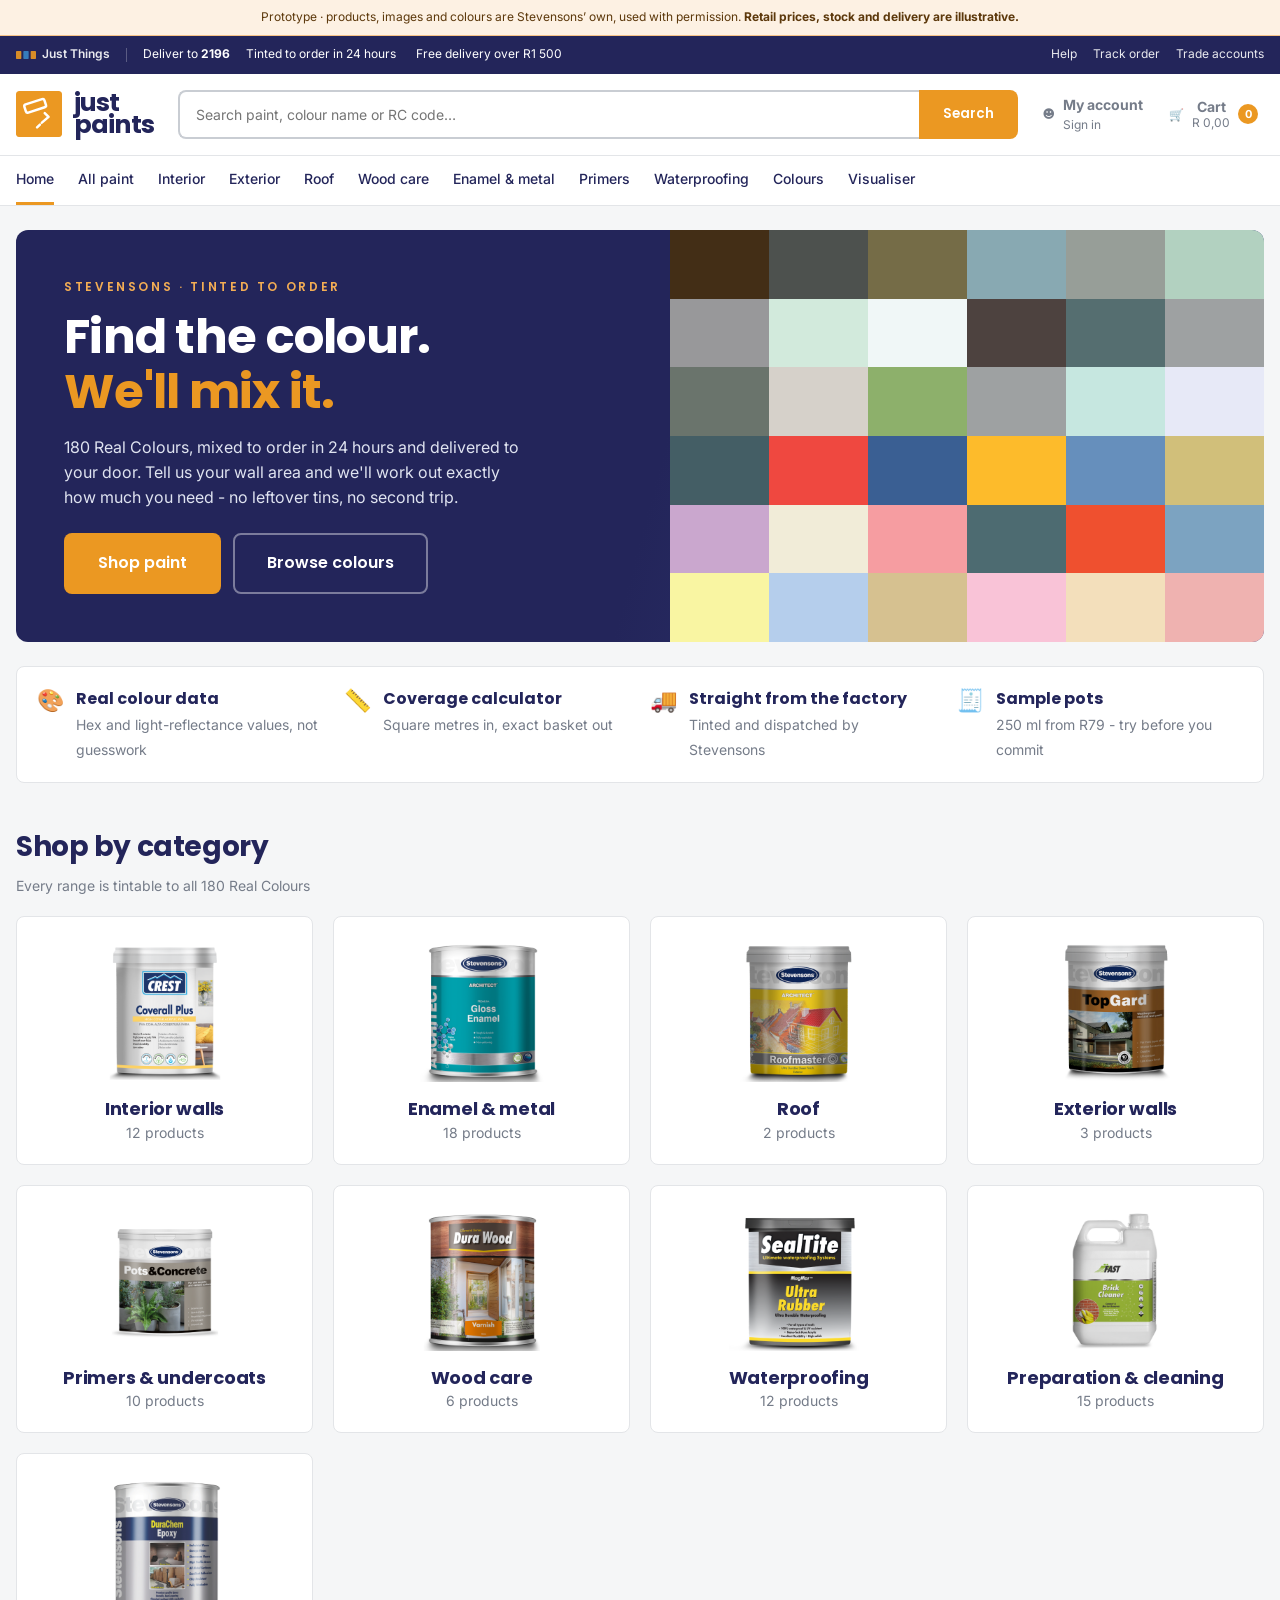
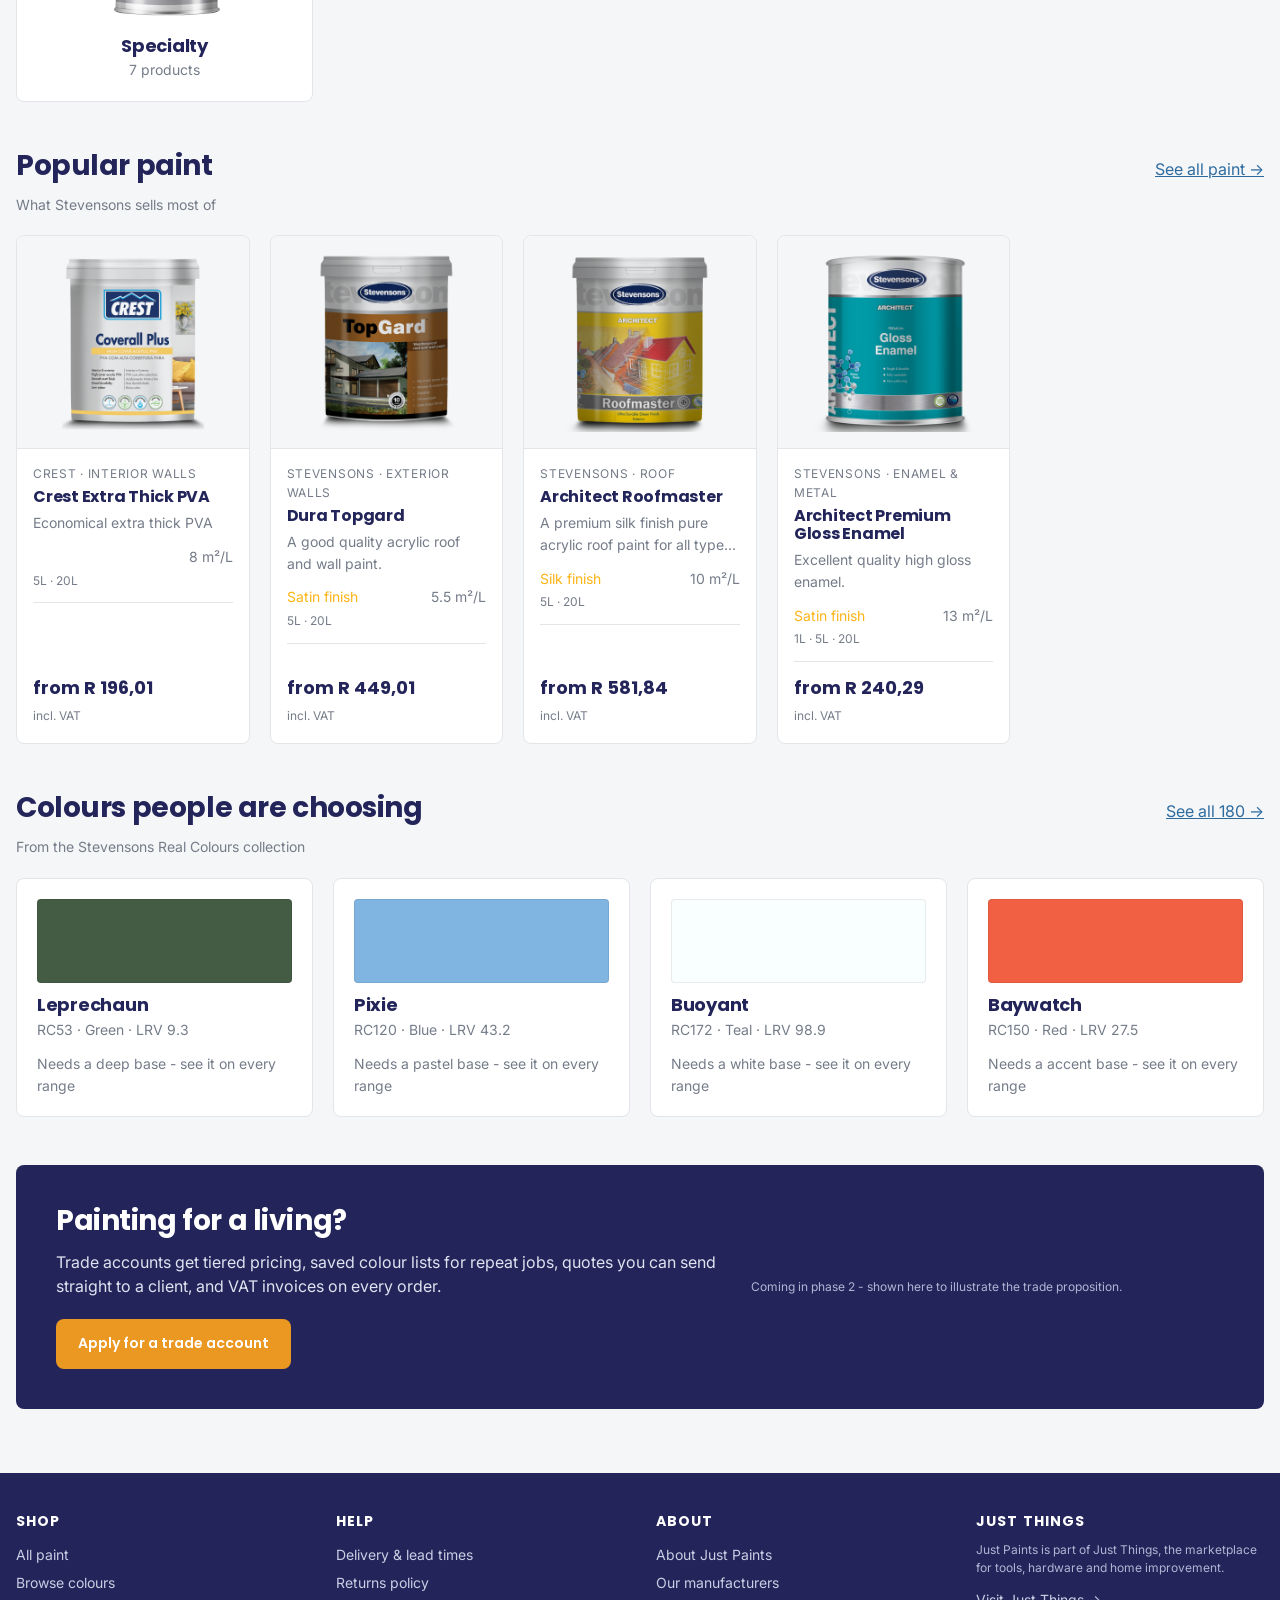
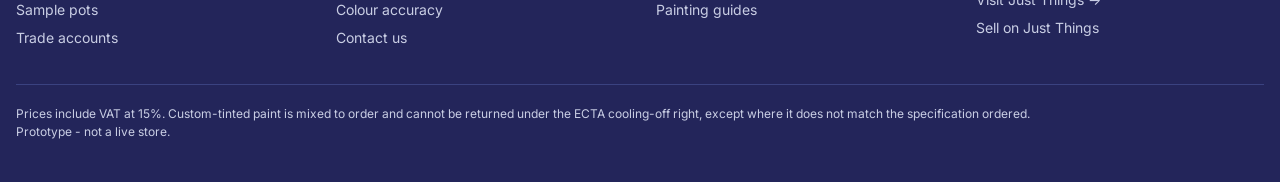
<file: prototype/index.html>
<!DOCTYPE html>
<html lang="en-ZA" data-theme="light">
<head>
<meta charset="utf-8">
<meta name="color-scheme" content="light">
<meta name="viewport" content="width=device-width, initial-scale=1">
<title>Just Paints</title>
<meta name="description" content="Stevensons paint, tinted to order and delivered. Part of Just Things.">
<link rel="preconnect" href="https://fonts.googleapis.com">
<link rel="preconnect" href="https://fonts.gstatic.com" crossorigin>
<link href="https://fonts.googleapis.com/css2?family=Inter:wght@400;500;600&family=Poppins:wght@500;600;700&display=swap" rel="stylesheet">
<link rel="stylesheet" href="css/app.css">
<link rel="stylesheet" href="css/components.css">
</head>
<body>
<div id="jt-header"></div>

<main class="wrap">

  <section class="hero">
    <div class="hero-copy">
      <div class="eyebrow">Stevensons &middot; tinted to order</div>
      <h1>Find the colour.<br><em>We'll mix it.</em></h1>
      <p>180 Real Colours, mixed to order in 24 hours and delivered to your door.
         Tell us your wall area and we'll work out exactly how much you need -
         no leftover tins, no second trip.</p>
      <div class="row" style="margin-top:var(--jt-space-6)">
        <a class="btn btn-primary btn-lg" href="products.html">Shop paint</a>
        <a class="btn btn-ghost btn-lg" href="colours.html" style="color:#fff;border-color:rgba(255,255,255,.4)">Browse colours</a>
      </div>
    </div>
    <div class="hero-swatches" id="hero-swatches"></div>
  </section>

  <section class="strip">
    <div class="feature"><span class="ico">&#127912;</span><div><strong>Real colour data</strong><span>Hex and light-reflectance values, not guesswork</span></div></div>
    <div class="feature"><span class="ico">&#128207;</span><div><strong>Coverage calculator</strong><span>Square metres in, exact basket out</span></div></div>
    <div class="feature"><span class="ico">&#128666;</span><div><strong>Straight from the factory</strong><span>Tinted and dispatched by Stevensons</span></div></div>
    <div class="feature"><span class="ico">&#129534;</span><div><strong>Sample pots</strong><span>250 ml from R79 - try before you commit</span></div></div>
  </section>

  <section class="section">
    <div class="section-head">
      <div>
        <h2>Shop by category</h2>
        <p>Every range is tintable to all 180 Real Colours</p>
      </div>
    </div>
    <div class="grid grid-4" id="categories"></div>
  </section>

  <section class="section">
    <div class="section-head">
      <div>
        <h2>Popular paint</h2>
        <p>What Stevensons sells most of</p>
      </div>
      <a href="products.html">See all paint &rarr;</a>
    </div>
    <div class="product-grid" id="featured"></div>
  </section>

  <section class="section">
    <div class="section-head">
      <div>
        <h2>Colours people are choosing</h2>
        <p>From the Stevensons Real Colours collection</p>
      </div>
      <a href="colours.html">See all 180 &rarr;</a>
    </div>
    <div class="grid grid-4" id="popular"></div>
  </section>

  <section class="section">
    <div class="card" style="background:var(--jt-blue-600);border:0;color:#fff;padding:var(--jt-space-10)">
      <div class="grid" style="grid-template-columns:1.4fr 1fr;gap:var(--jt-space-8);align-items:center">
        <div>
          <h2 style="color:#fff">Painting for a living?</h2>
          <p style="color:#dfe3f0;margin-bottom:var(--jt-space-5)">
            Trade accounts get tiered pricing, saved colour lists for repeat jobs,
            quotes you can send straight to a client, and VAT invoices on every order.
          </p>
          <a class="btn btn-primary" href="#">Apply for a trade account</a>
        </div>
        <div class="xs" style="color:#aeb6d4">
          Coming in phase&nbsp;2 - shown here to illustrate the trade proposition.
        </div>
      </div>
    </div>
  </section>

</main>

<div id="jt-footer"></div>

<script src="data/colours.js"></script>
<script src="data/catalogue.js"></script>
<script src="js/app.js"></script>
<script>
JT.mount("Home");

// Hero swatch mosaic - a spread across the collection.
(function () {
  const cs = JT.colours();
  const picks = [];
  for (let i = 0; i < 36; i++) picks.push(cs[Math.floor(i * cs.length / 36)]);
  document.getElementById("hero-swatches").innerHTML =
    picks.map(c => `<div style="background:${c.hex}" title="${c.name} ${c.code}"></div>`).join("");
})();

// Categories, each illustrated with the hero product from that category
// (whichever has the most colour options and a real image).
(function () {
  const all = JT.products();
  const pick = cat => all
    .filter(p => p.category === cat && p.image)
    .sort((a, b) => (b.colourCount || 0) - (a.colourCount || 0))[0];

  document.getElementById("categories").innerHTML = JT.categories().map(cat => {
    const products = all.filter(p => p.category === cat);
    const hero = pick(cat);
    const art = hero
      ? `<img class="category-photo" src="${hero.image}" alt="${hero.name}" loading="lazy">`
      : JT.tinSvg(null, { label: cat.split(" ")[0].toLowerCase() });
    return `
    <a class="card category-card" href="products.html?category=${encodeURIComponent(cat)}">
      <div class="category-art">${art}</div>
      <h3 style="margin-bottom:2px">${cat}</h3>
      <p class="meta" style="margin:0">${products.length} product${products.length === 1 ? "" : "s"}</p>
    </a>`;
  }).join("");
})();

// Featured products - one tintable headline per top-of-funnel category.
(function () {
  const wanted = ["Interior walls", "Exterior walls", "Roof", "Enamel & metal"];
  const all = JT.products();
  const featured = wanted.map(cat =>
    [...all].filter(p => p.category === cat && (p.colourCount || 0) > 1)
            .sort((a, b) => (b.colourCount || 0) - (a.colourCount || 0))[0]
  ).filter(Boolean);
  document.getElementById("featured").innerHTML =
    featured.map(p => JT.productCard(p, null)).join("");
})();

// Popular colours - these link into the catalogue filtered to that colour.
(function () {
  const wanted = ["RC53", "RC120", "RC172", "RC150"];
  const cs = wanted.map(JT.colourByCode).filter(Boolean);
  document.getElementById("popular").innerHTML = cs.map(c => `
    <a class="card" href="products.html?colour=${c.code}">
      <div class="tile-swatch" style="background:${c.hex}"></div>
      <h3>${c.name}</h3>
      <p class="meta">${c.code} &middot; ${c.family} &middot; LRV ${c.lrv}</p>
      <p class="small muted" style="margin:0">
        Needs a ${c.tintBase.toLowerCase()} base - see it on every range
      </p>
    </a>`).join("");
})();
</script>
</body>
</html>
</file>
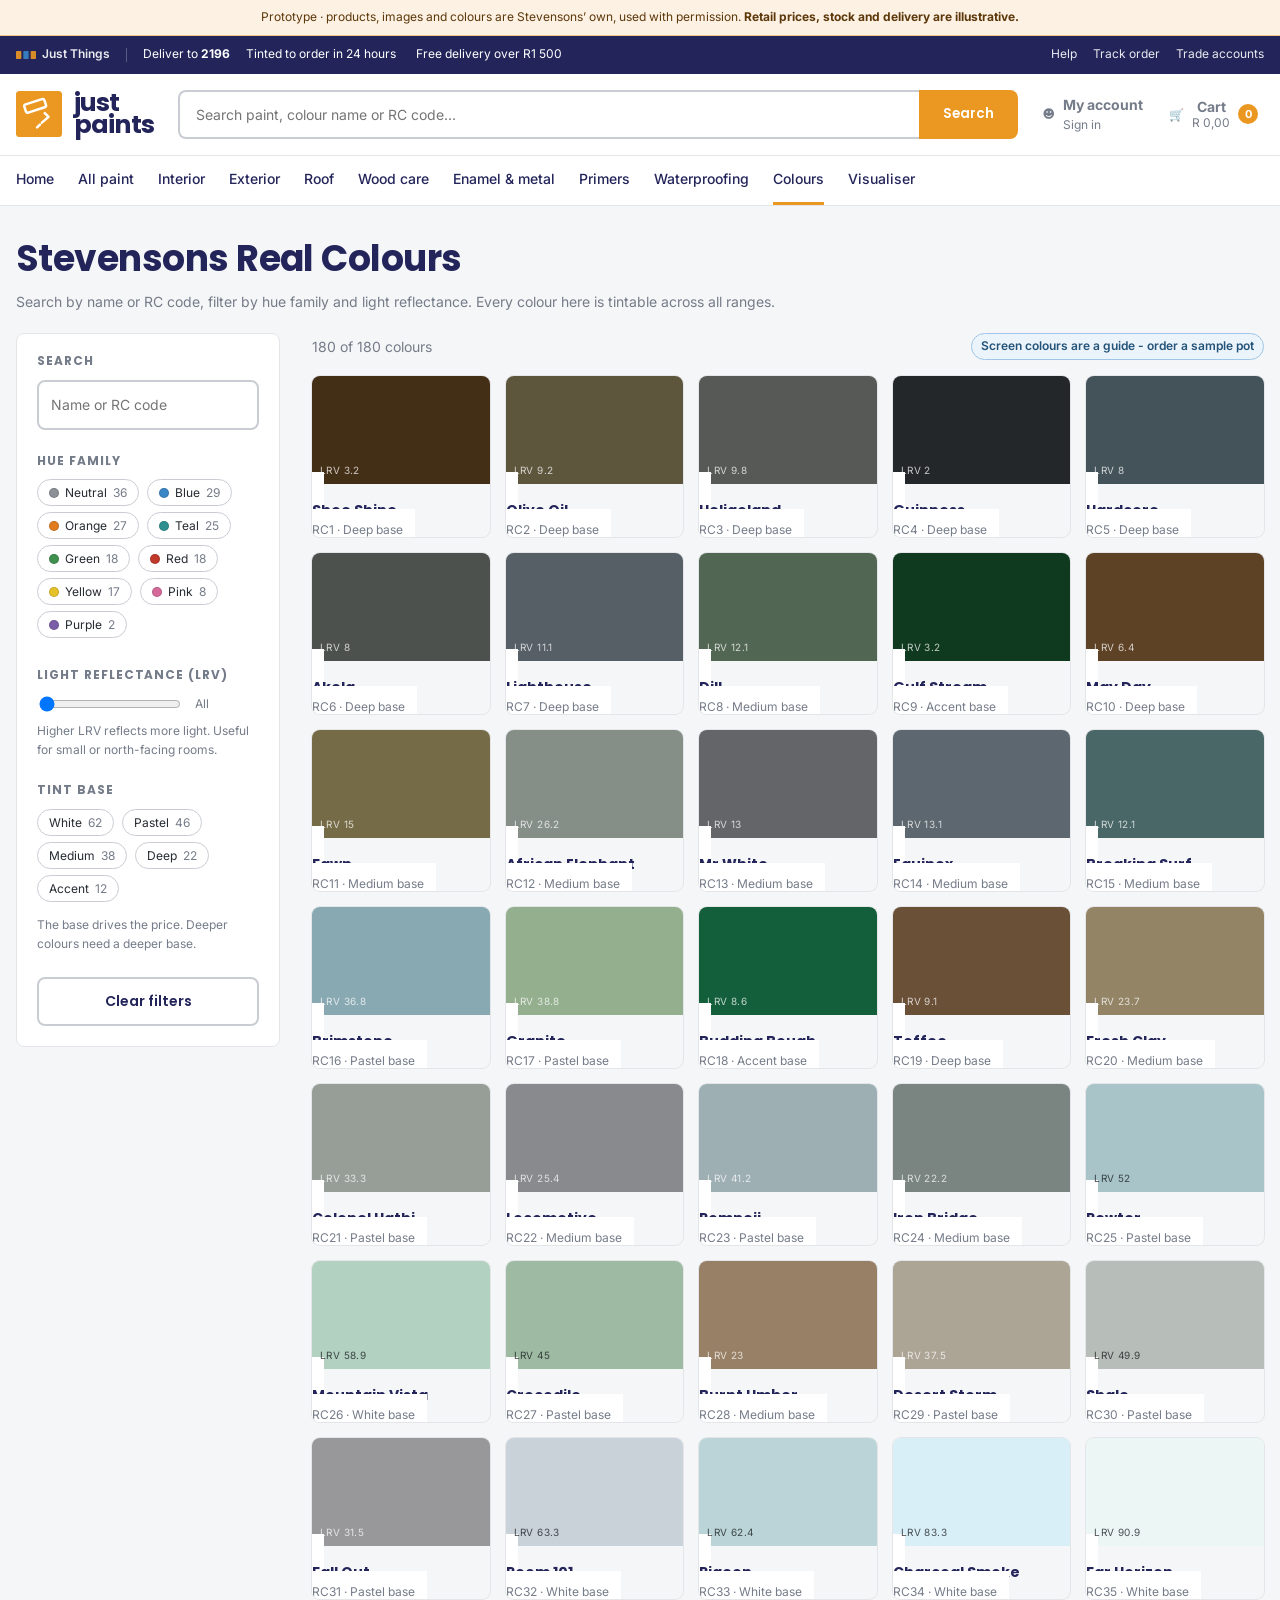
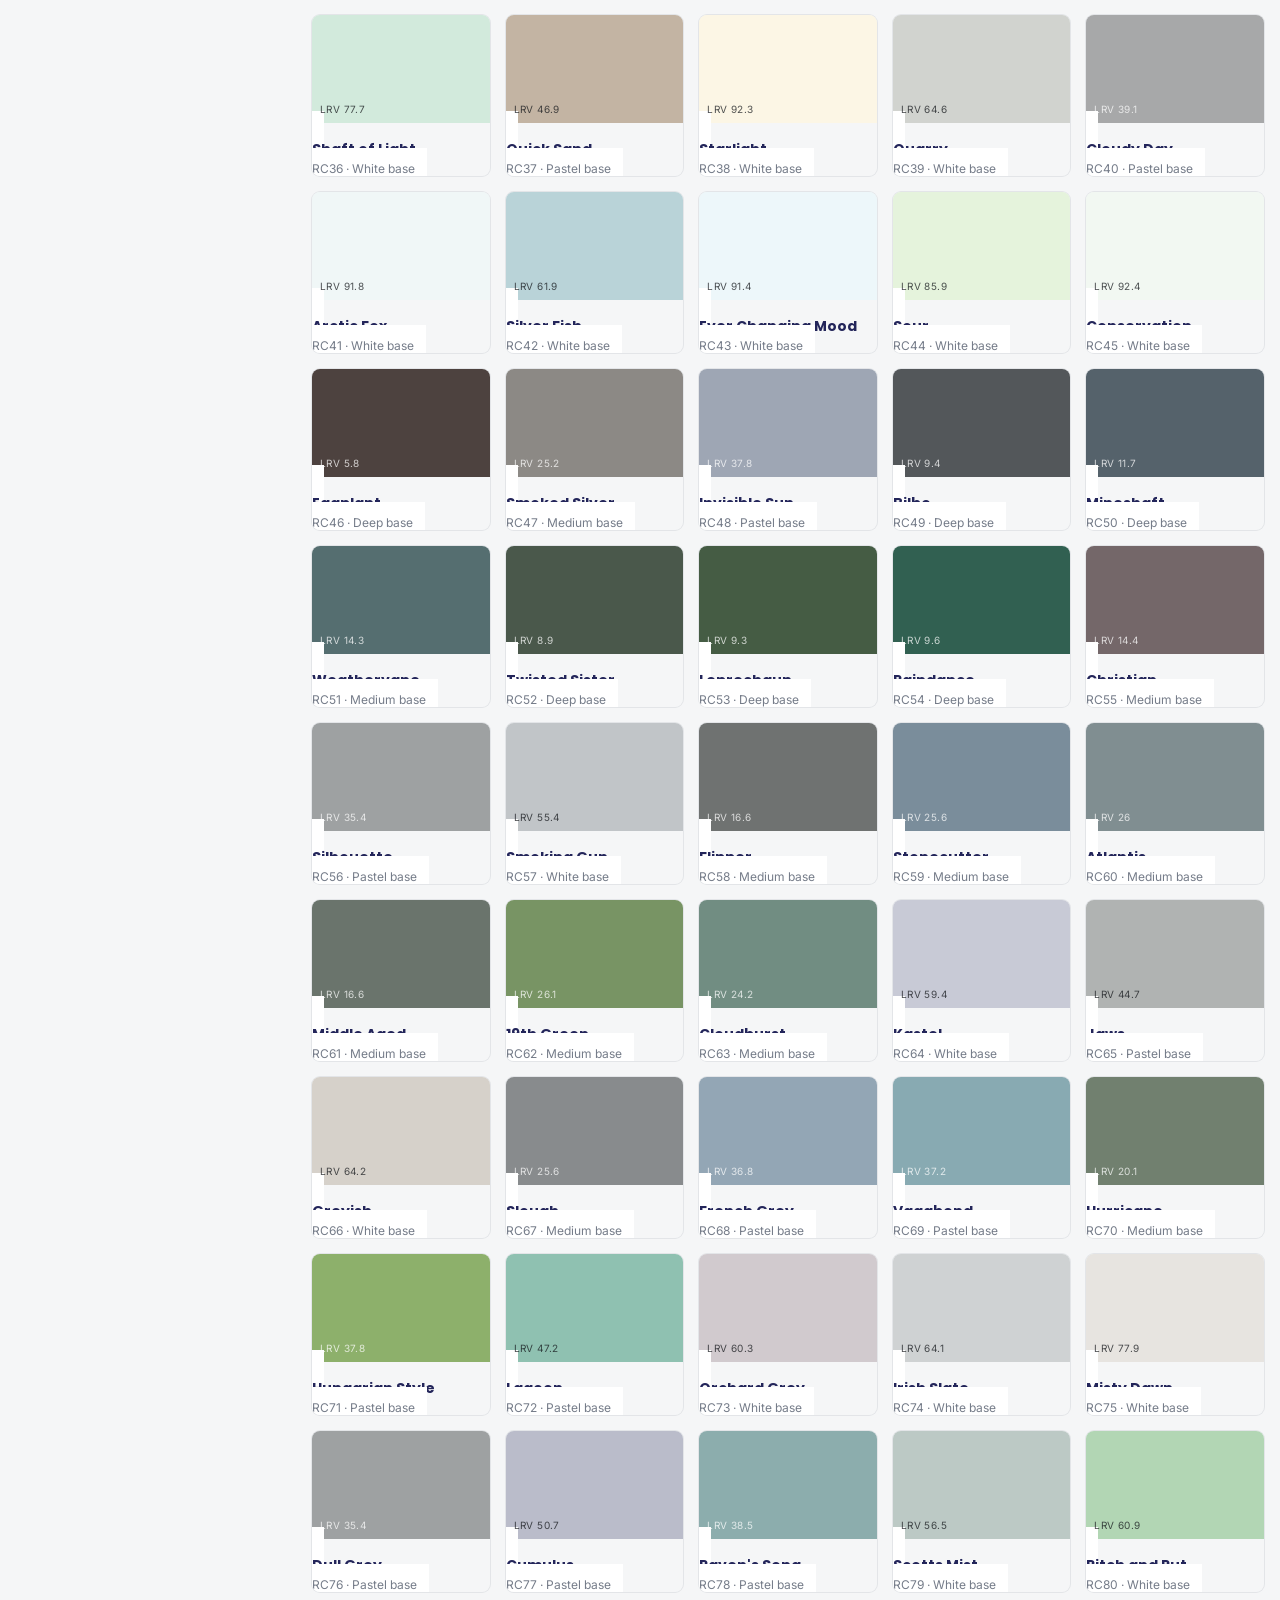
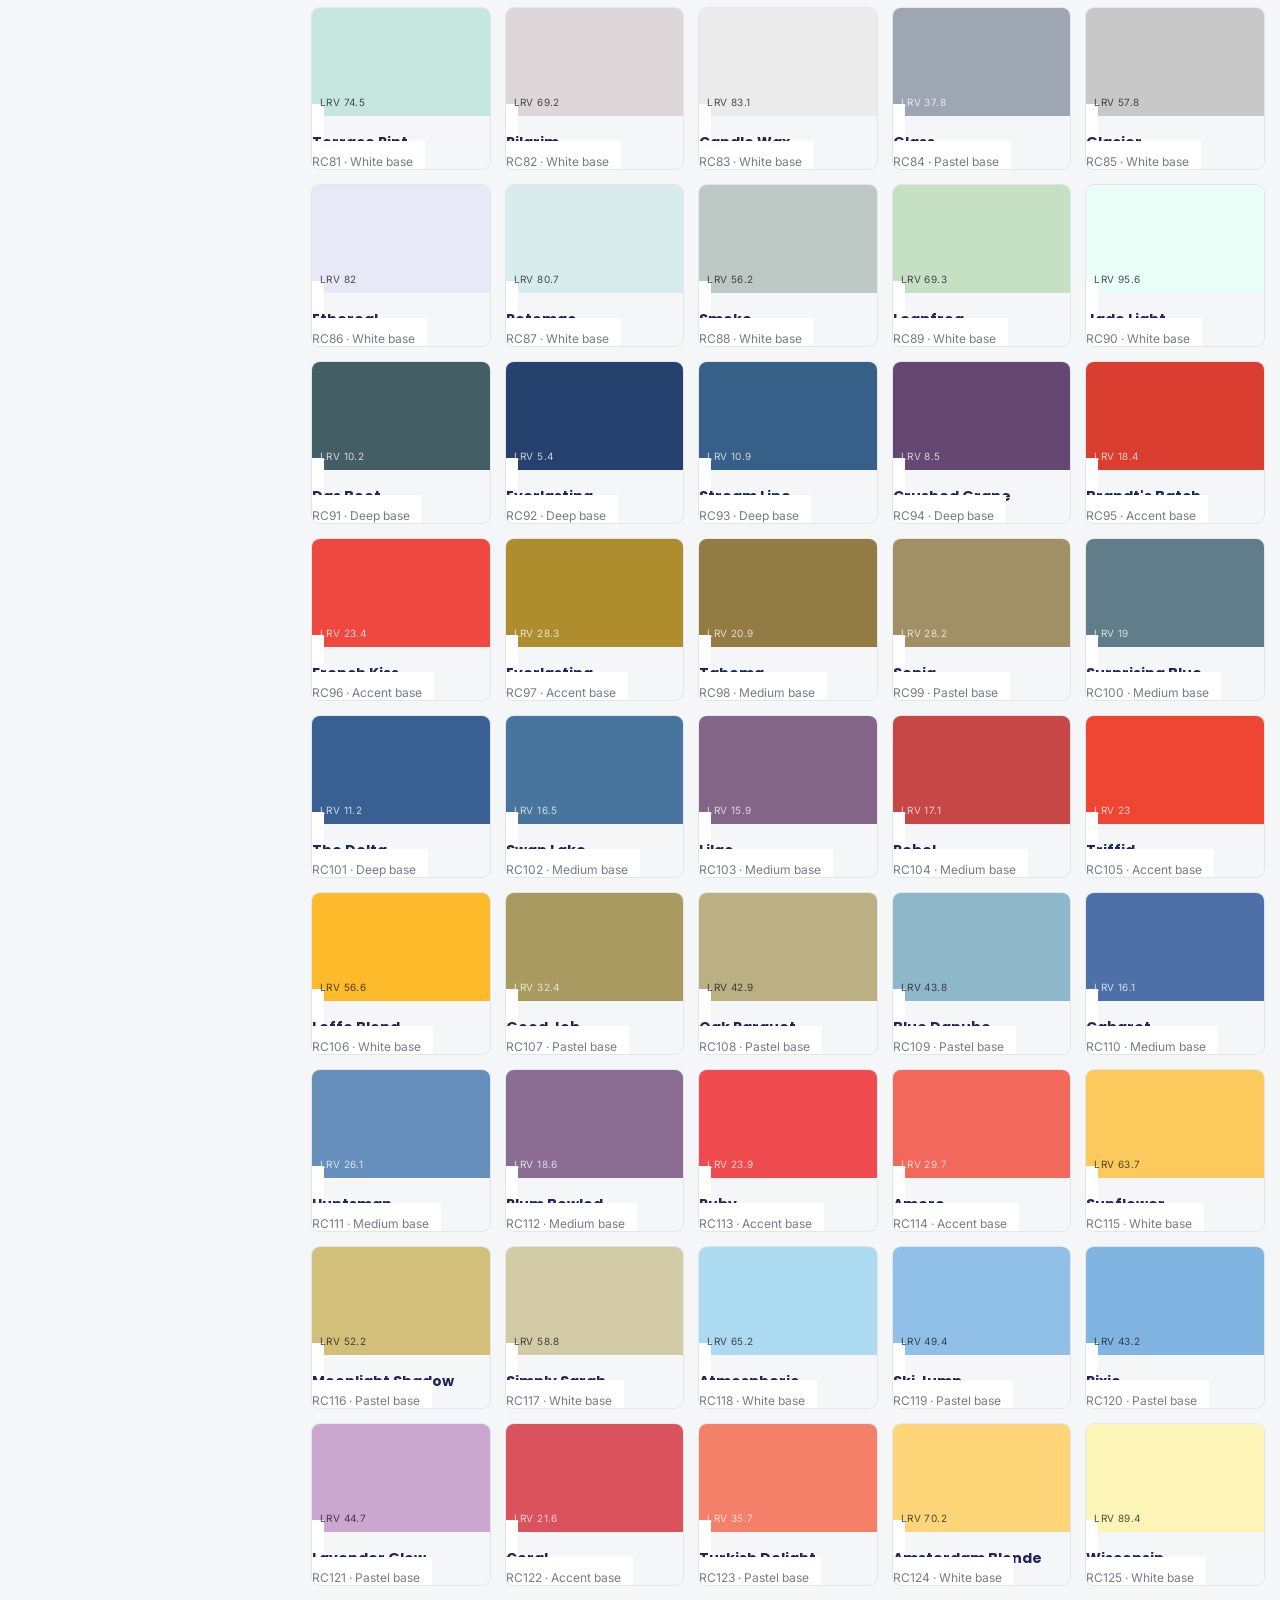
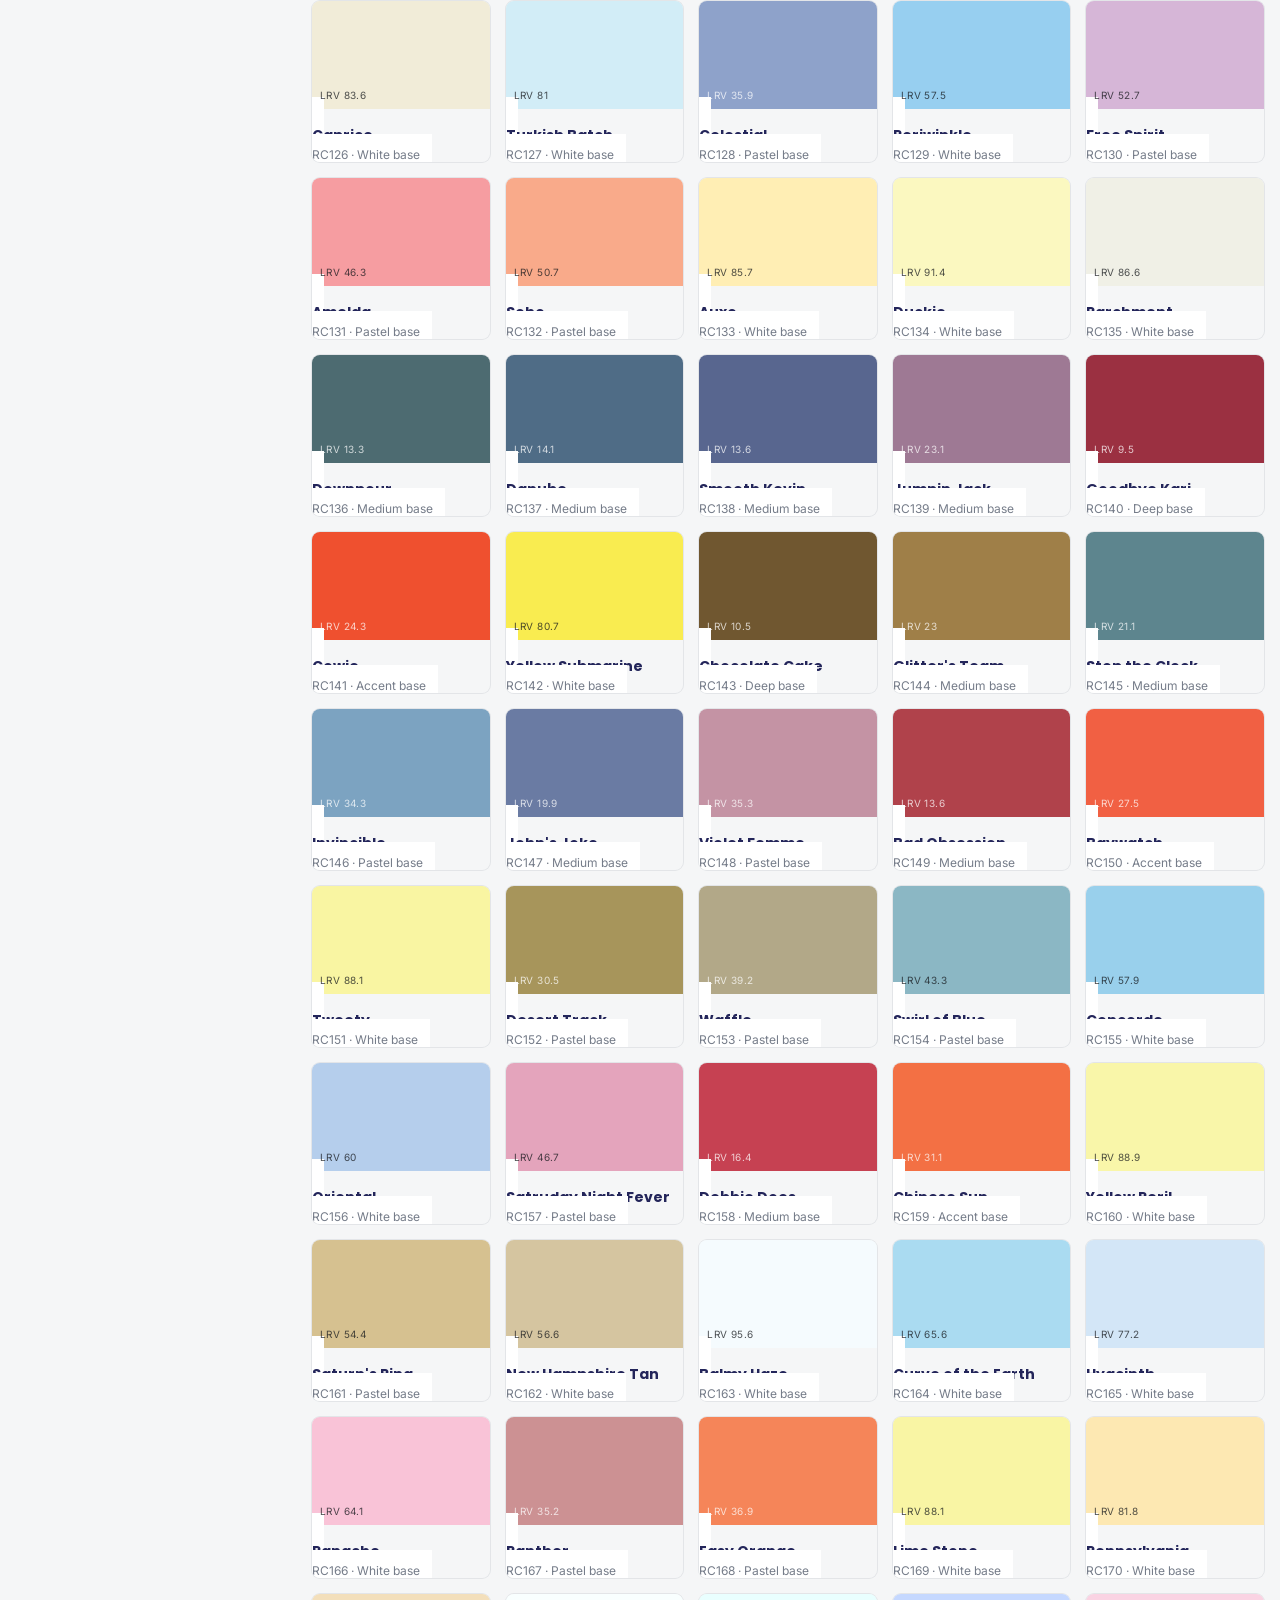
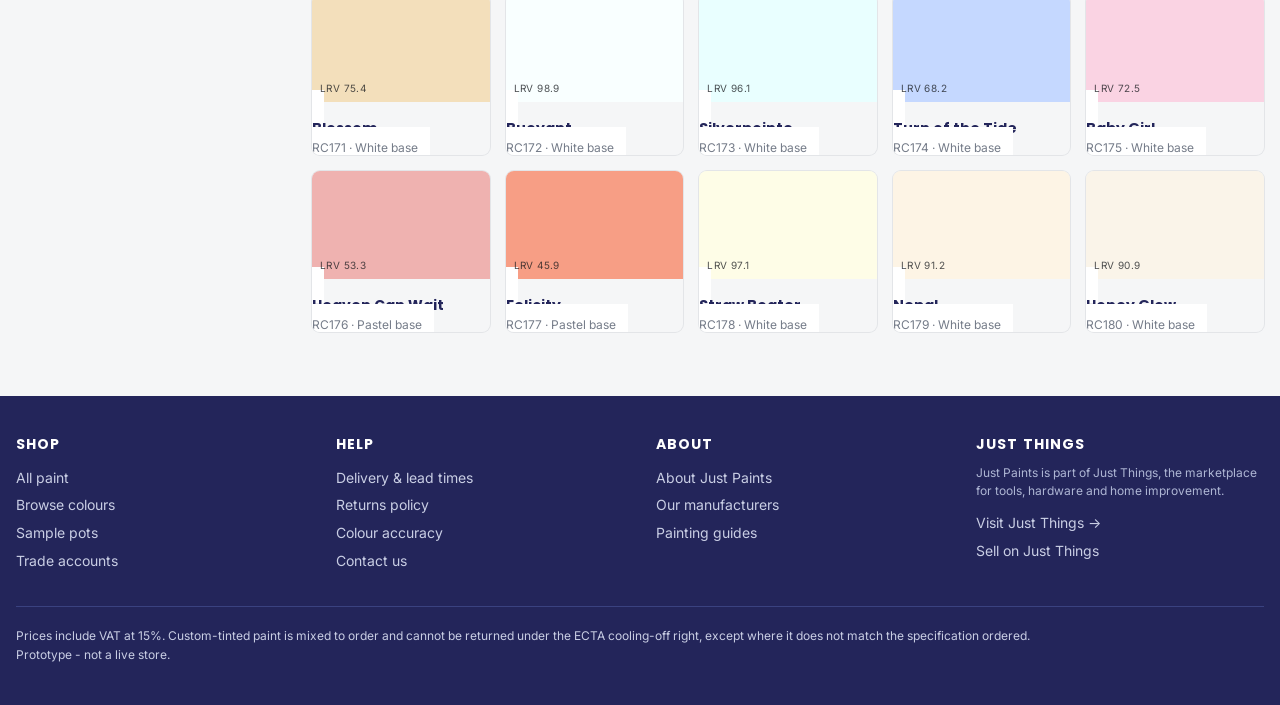
<file: prototype/colours.html>
<!DOCTYPE html>
<html lang="en-ZA" data-theme="light">
<head>
<meta charset="utf-8">
<meta name="color-scheme" content="light">
<meta name="viewport" content="width=device-width, initial-scale=1">
<title>Colours - Just Paints</title>
<meta name="description" content="Browse the Stevensons Real Colours collection by hue, lightness and name.">
<link rel="preconnect" href="https://fonts.googleapis.com">
<link rel="preconnect" href="https://fonts.gstatic.com" crossorigin>
<link href="https://fonts.googleapis.com/css2?family=Inter:wght@400;500;600&family=Poppins:wght@500;600;700&display=swap" rel="stylesheet">
<link rel="stylesheet" href="css/app.css">
<link rel="stylesheet" href="css/components.css">
</head>
<body>
<div id="jt-header"></div>

<main class="wrap">
  <div class="section-head" style="margin-top:var(--jt-space-8)">
    <div>
      <h1>Stevensons Real Colours</h1>
      <p>Search by name or RC code, filter by hue family and light reflectance.
         Every colour here is tintable across all ranges.</p>
    </div>
  </div>

  <div class="colour-layout">
    <aside class="filters">
      <div class="filter-group">
        <h4>Search</h4>
        <input class="search-input" type="search" id="q" placeholder="Name or RC code" aria-label="Search colours">
      </div>

      <div class="filter-group">
        <h4>Hue family</h4>
        <div id="families"></div>
      </div>

      <div class="filter-group">
        <h4>Light reflectance (LRV)</h4>
        <div class="rangebar">
          <input type="range" id="lrv" min="0" max="100" value="0" aria-label="Minimum LRV">
          <span class="xs muted" id="lrv-val" style="min-width:64px">All</span>
        </div>
        <p class="xs muted" style="margin:var(--jt-space-2) 0 0">
          Higher LRV reflects more light. Useful for small or north-facing rooms.
        </p>
      </div>

      <div class="filter-group">
        <h4>Tint base</h4>
        <div id="bases"></div>
        <p class="xs muted" style="margin:var(--jt-space-2) 0 0">
          The base drives the price. Deeper colours need a deeper base.
        </p>
      </div>

      <button class="btn btn-ghost btn-block" type="button" id="reset">Clear filters</button>
    </aside>

    <div>
      <div class="row" style="justify-content:space-between;margin-bottom:var(--jt-space-4)">
        <span class="small muted" id="count"></span>
        <span class="badge badge-info">Screen colours are a guide - order a sample pot</span>
      </div>
      <div class="swatch-grid" id="grid"></div>
      <p class="muted small" id="empty" hidden style="padding:var(--jt-space-10);text-align:center">
        No colours match those filters.
      </p>
    </div>
  </div>
</main>

<div id="jt-footer"></div>

<script src="data/colours.js"></script>
<script src="data/catalogue.js"></script>
<script src="js/app.js"></script>
<script>
JT.mount("Colours");

const ALL = JT.colours();
const state = { q: "", families: new Set(), bases: new Set(), minLrv: 0 };

const FAMILY_DOT = {
  Neutral: "#8b8f96", Red: "#c0392b", Orange: "#e07b1e", Yellow: "#e6c229",
  Green: "#3f8f4f", Teal: "#2f8f8f", Blue: "#3986c7", Purple: "#7a5ea8", Pink: "#d4699a"
};

function families() {
  return [...new Set(ALL.map(c => c.family))]
    .sort((a, b) => ALL.filter(c => c.family === b).length - ALL.filter(c => c.family === a).length);
}

function renderFilters() {
  document.getElementById("families").innerHTML = families().map(f => `
    <button class="chip" type="button" data-family="${f}" aria-pressed="false">
      <span class="dot" style="background:${FAMILY_DOT[f] || "#999"}"></span>${f}
      <span class="muted">${ALL.filter(c => c.family === f).length}</span>
    </button>`).join("");

  document.getElementById("bases").innerHTML = Object.keys(JT.BASES).map(b => `
    <button class="chip" type="button" data-base="${b}" aria-pressed="false">
      ${b}<span class="muted">${ALL.filter(c => c.tintBase === b).length}</span>
    </button>`).join("");

  document.querySelectorAll("[data-family]").forEach(el =>
    el.addEventListener("click", () => toggle(state.families, el.dataset.family, el)));
  document.querySelectorAll("[data-base]").forEach(el =>
    el.addEventListener("click", () => toggle(state.bases, el.dataset.base, el)));
}

function toggle(set, value, el) {
  if (set.has(value)) set.delete(value); else set.add(value);
  el.setAttribute("aria-pressed", set.has(value));
  render();
}

function matches(c) {
  const q = state.q.trim().toLowerCase();
  if (q && !(c.name.toLowerCase().includes(q) || c.code.toLowerCase().includes(q))) return false;
  if (state.families.size && !state.families.has(c.family)) return false;
  if (state.bases.size && !state.bases.has(c.tintBase)) return false;
  if (c.lrv < state.minLrv) return false;
  return true;
}

function render() {
  const list = ALL.filter(matches);
  document.getElementById("count").textContent =
    `${list.length} of ${ALL.length} colours`;
  document.getElementById("empty").hidden = list.length > 0;
  document.getElementById("grid").innerHTML = list.map(c => `
    <button class="swatch" type="button" onclick="location.href='product.html?colour=${c.code}'">
      <span class="fill" style="background:${c.hex};color:${JT.contrastOn(c.hex)}">
        <span class="lrv">LRV ${c.lrv}</span>
      </span>
      <span class="label">
        <strong>${c.name}</strong>
        <span>${c.code} &middot; ${c.tintBase} base</span>
      </span>
    </button>`).join("");
}

document.getElementById("q").addEventListener("input", e => { state.q = e.target.value; render(); });
document.getElementById("lrv").addEventListener("input", e => {
  state.minLrv = +e.target.value;
  document.getElementById("lrv-val").textContent = state.minLrv ? `${state.minLrv}+` : "All";
  render();
});
document.getElementById("reset").addEventListener("click", () => {
  state.q = ""; state.families.clear(); state.bases.clear(); state.minLrv = 0;
  document.getElementById("q").value = "";
  document.getElementById("lrv").value = 0;
  document.getElementById("lrv-val").textContent = "All";
  document.querySelectorAll(".chip").forEach(el => el.setAttribute("aria-pressed", "false"));
  render();
});

renderFilters();
render();
</script>
</body>
</html>
</file>
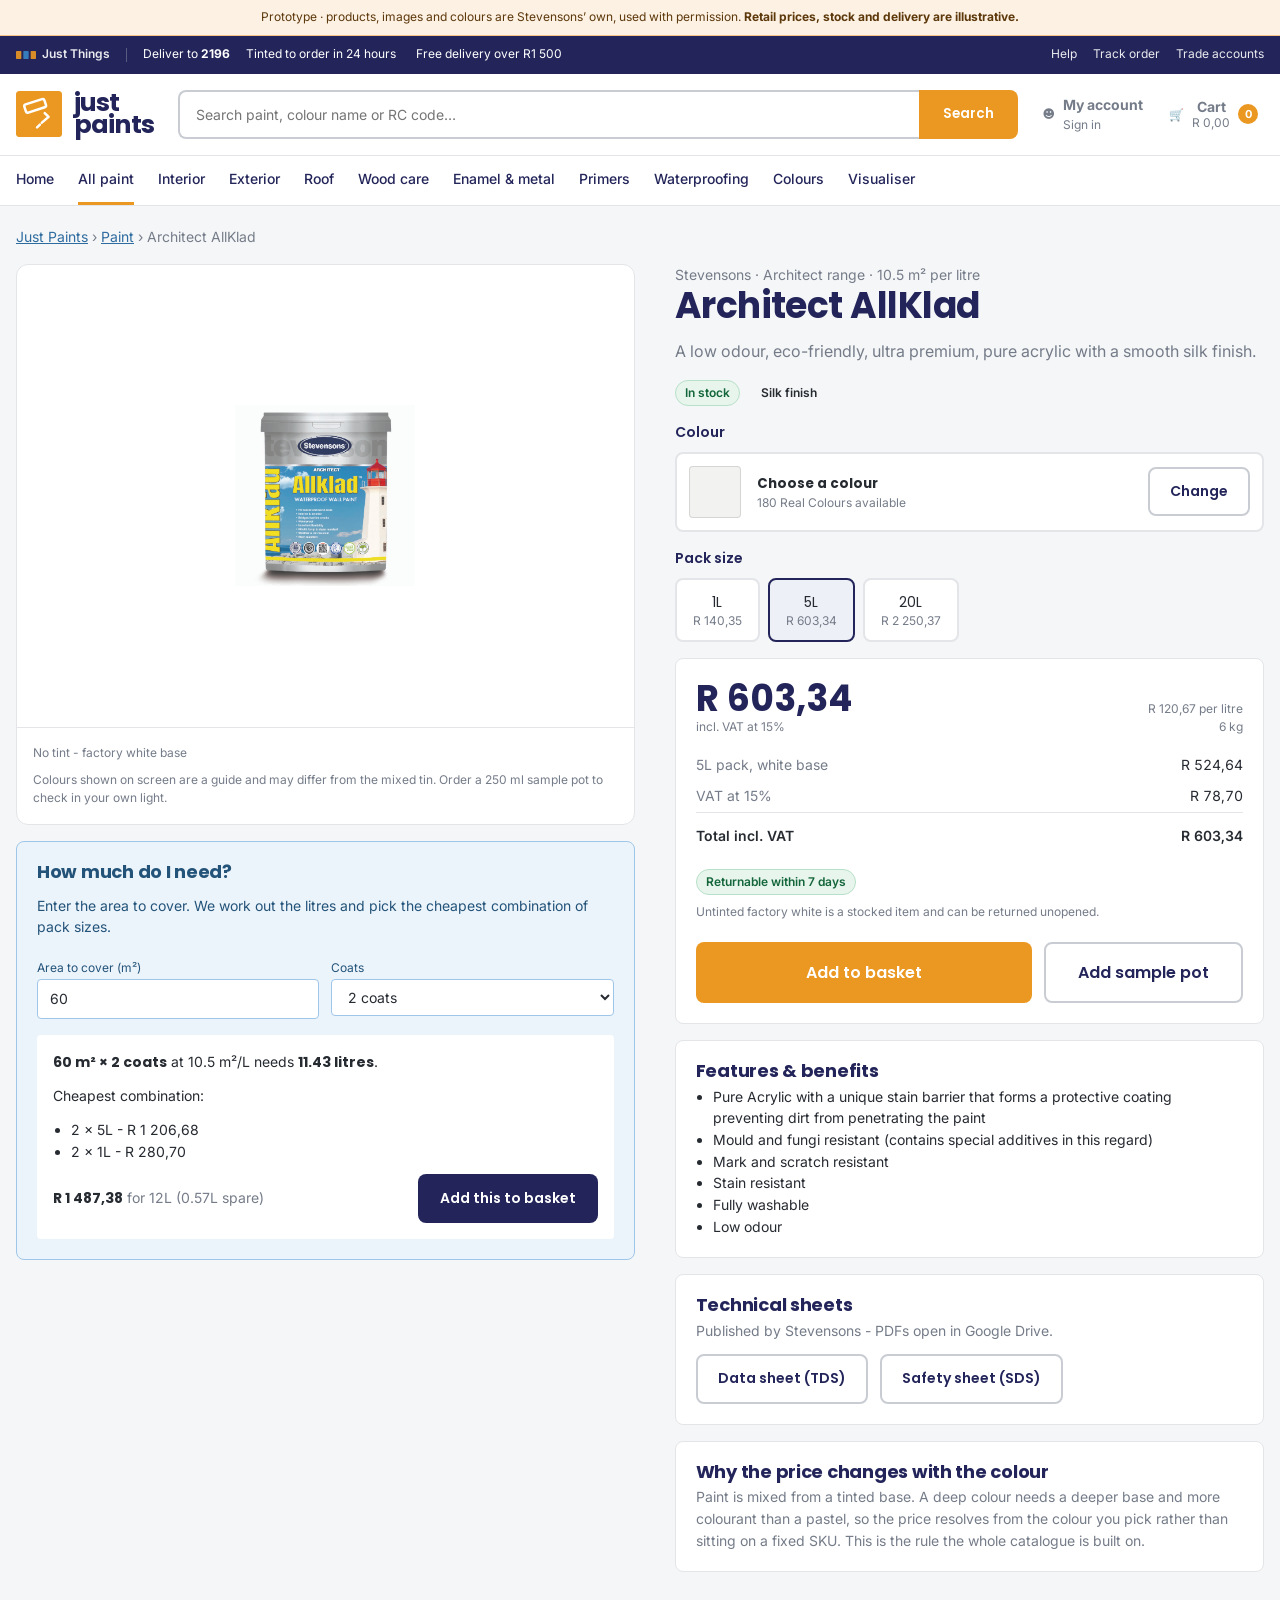
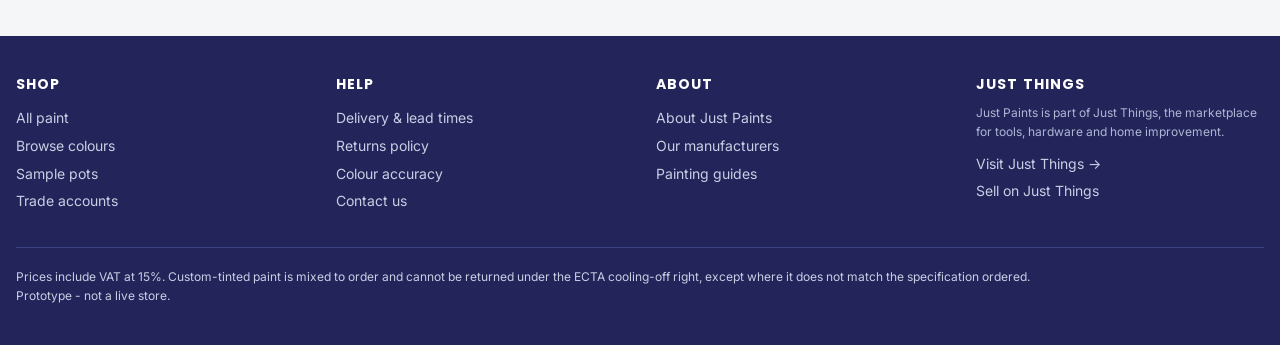
<file: prototype/product.html>
<!DOCTYPE html>
<html lang="en-ZA" data-theme="light">
<head>
<meta charset="utf-8">
<meta name="color-scheme" content="light">
<meta name="viewport" content="width=device-width, initial-scale=1">
<title>Product - Just Paints</title>
<meta name="description" content="Choose a colour, sheen and pack size. Price resolves from the tint base.">
<link rel="preconnect" href="https://fonts.googleapis.com">
<link rel="preconnect" href="https://fonts.gstatic.com" crossorigin>
<link href="https://fonts.googleapis.com/css2?family=Inter:wght@400;500;600&family=Poppins:wght@500;600;700&display=swap" rel="stylesheet">
<link rel="stylesheet" href="css/app.css">
<link rel="stylesheet" href="css/components.css">
</head>
<body>
<div id="jt-header"></div>

<main class="wrap">
  <p class="small muted" style="margin-top:var(--jt-space-5)">
    <a href="index.html">Just Paints</a> &rsaquo;
    <a href="products.html">Paint</a> &rsaquo;
    <span id="crumb"></span>
  </p>

  <div class="pdp">
    <!-- Left: preview -->
    <div class="stack">
      <div class="tin">
        <div class="preview" id="preview"></div>
        <div class="caption">
          <div class="row" style="justify-content:space-between">
            <span class="xs muted" id="cap-colour"></span>
            <span class="xs muted" id="cap-lrv"></span>
          </div>
          <p class="xs muted" style="margin:var(--jt-space-2) 0 0">
            Colours shown on screen are a guide and may differ from the mixed tin.
            Order a 250&nbsp;ml sample pot to check in your own light.
          </p>
        </div>
      </div>

      <!-- Coverage calculator -->
      <div class="calc">
        <h3>How much do I need?</h3>
        <p class="small" style="color:var(--jt-azure-600);margin-bottom:var(--jt-space-4)">
          Enter the area to cover. We work out the litres and pick the cheapest
          combination of pack sizes.
        </p>
        <div class="calc-inputs">
          <label>
            <span class="xs" style="color:var(--jt-azure-600)">Area to cover (m&sup2;)</span>
            <input type="number" id="area" min="1" step="1" value="60">
          </label>
          <label>
            <span class="xs" style="color:var(--jt-azure-600)">Coats</span>
            <select id="coats">
              <option value="1">1 coat</option>
              <option value="2" selected>2 coats</option>
              <option value="3">3 coats</option>
            </select>
          </label>
        </div>
        <div class="calc-result" id="calc-result"></div>
      </div>
    </div>

    <!-- Right: configurator -->
    <div class="stack">
      <div>
        <p class="small muted" style="margin:0" id="brandline"></p>
        <h1 id="title"></h1>
        <p class="muted" id="blurb"></p>
        <div class="row">
          <span class="badge badge-ok" id="stock">In stock</span>
          <span class="badge" id="finish-badge" hidden></span>
        </div>
      </div>

      <div>
        <span class="field-label">Colour</span>
        <button class="colour-picker" type="button" id="open-colour">
          <span class="sw" id="picker-sw"></span>
          <span class="name">
            <strong id="picker-name">Choose a colour</strong>
            <span class="xs muted" id="picker-meta">180 Real Colours available</span>
          </span>
          <span class="btn btn-ghost" style="pointer-events:none">Change</span>
        </button>
      </div>

      <div>
        <span class="field-label">Pack size</span>
        <div class="opts" id="packs"></div>
      </div>

      <div class="pricebox">
        <div class="row" style="justify-content:space-between;align-items:flex-end">
          <div>
            <div class="big" id="price"></div>
            <div class="xs muted">incl. VAT at 15%</div>
          </div>
          <div class="xs muted" style="text-align:right" id="per-litre"></div>
        </div>

        <table class="breakdown" id="breakdown"></table>

        <div id="returns" style="margin-top:var(--jt-space-4)"></div>

        <div class="row" style="margin-top:var(--jt-space-5);gap:var(--jt-space-3)">
          <button class="btn btn-primary btn-lg" style="flex:1" type="button" id="add">Add to basket</button>
          <button class="btn btn-ghost btn-lg" type="button" id="add-sample">Add sample pot</button>
        </div>
      </div>

      <div class="card" id="features-card" hidden>
        <h3>Features &amp; benefits</h3>
        <ul id="features-list" class="small" style="margin:0;padding-left:1.1rem"></ul>
      </div>

      <div class="card" id="docs-card" hidden>
        <h3>Technical sheets</h3>
        <p class="small muted" style="margin:0 0 var(--jt-space-3)">
          Published by Stevensons - PDFs open in Google Drive.
        </p>
        <div class="row" style="gap:var(--jt-space-3)">
          <a class="btn btn-ghost" id="tds-link" href="#" target="_blank" rel="noopener">Data sheet (TDS)</a>
          <a class="btn btn-ghost" id="sds-link" href="#" target="_blank" rel="noopener">Safety sheet (SDS)</a>
        </div>
      </div>

      <div class="card">
        <h3>Why the price changes with the colour</h3>
        <p class="small muted" style="margin:0">
          Paint is mixed from a tinted base. A deep colour needs a deeper base and
          more colourant than a pastel, so the price resolves from the colour you
          pick rather than sitting on a fixed SKU. This is the rule the whole
          catalogue is built on.
        </p>
      </div>
    </div>
  </div>
</main>

<!-- Colour picker modal -->
<div id="colour-modal" hidden>
  <div class="modal-panel">
    <div class="modal-head">
      <h3 style="margin:0;flex:1">Choose a colour</h3>
      <input class="search-input" style="max-width:280px" type="search" id="modal-q" placeholder="Name or RC code">
      <button class="cart-close" type="button" id="close-colour" aria-label="Close">&times;</button>
    </div>
    <div class="modal-body">
      <div class="swatch-grid" id="modal-grid"></div>
    </div>
  </div>
</div>

<div id="jt-footer"></div>

<script src="data/colours.js"></script>
<script src="data/catalogue.js"></script>
<script src="js/app.js"></script>
<script>
JT.mount("All paint");

const product = JT.productById(JT.param("p")) || JT.products()[0];
const state = {
  colour: JT.colourByCode(JT.param("colour")) || null,
  sheen: product.sheens[0] || "Matt",   // some products carry no finish spec
  pack: product.packs[Math.min(1, product.packs.length - 1)]
};

/* ---------- static bits ---------- */
document.getElementById("crumb").textContent = product.name;
document.getElementById("title").textContent = product.name;
document.getElementById("blurb").textContent = product.blurb;
document.getElementById("brandline").textContent =
  `${product.brand} · ${product.range} range · ${product.coveragePerLitre} m² per litre`;

if (product.sheens[0]) {
  const fb = document.getElementById("finish-badge");
  fb.textContent = `${product.sheens[0]} finish`;
  fb.hidden = false;
}
if (product.hazard) {
  document.getElementById("stock").insertAdjacentHTML("afterend",
    `<span class="badge badge-warn">${product.hazard} - courier restrictions apply</span>`);
}

if (product.features && product.features.length) {
  document.getElementById("features-card").hidden = false;
  document.getElementById("features-list").innerHTML =
    product.features.map(f => `<li>${f}</li>`).join("");
}
if (product.tdsUrl || product.sdsUrl) {
  document.getElementById("docs-card").hidden = false;
  const tds = document.getElementById("tds-link");
  const sds = document.getElementById("sds-link");
  if (product.tdsUrl) tds.href = product.tdsUrl; else tds.hidden = true;
  if (product.sdsUrl) sds.href = product.sdsUrl; else sds.hidden = true;
}

/* ---------- options ---------- */
function renderOptions() {
  document.getElementById("packs").innerHTML = product.packs.map(p => {
    const price = JT.resolvePrice(product, p, state.sheen, state.colour);
    return `<button class="opt" type="button" data-litres="${p.litres}" aria-pressed="${p.litres === state.pack.litres}">
      ${p.litres}L<small>${JT.zar(price.incVat)}</small></button>`;
  }).join("");

  document.querySelectorAll("[data-litres]").forEach(el => el.addEventListener("click", () => {
    state.pack = product.packs.find(p => p.litres === +el.dataset.litres); renderAll();
  }));
}

/* ---------- preview ----------
   The real product photo is factory white, so we only show it before the
   customer picks a colour. Once a colour is chosen, we fall back to the SVG
   tin so the lid and label stripe pick up that colour as a preview. */
function renderPreview() {
  const c = state.colour;
  const hex = c ? c.hex : "#f2f2f0";
  const preview = document.getElementById("preview");
  preview.style.background = c ? hex : "transparent";

  if (!c && product.image) {
    preview.innerHTML = `<img class="product-photo" src="${product.image}" alt="${product.name}">`;
  } else {
    preview.innerHTML = JT.tinSvg(c ? c.hex : null, {
      label: (product.range || "").toLowerCase(),
      sub: `${state.sheen} · ${state.pack.litres}L`,
    });
  }

  document.getElementById("cap-colour").textContent =
    c ? `${c.code} · ${c.hex.toUpperCase()} · ${c.family}` : "No tint - factory white base";
  document.getElementById("cap-lrv").textContent = c ? `LRV ${c.lrv}` : "";

  document.getElementById("picker-sw").style.background = hex;
  document.getElementById("picker-name").textContent = c ? `${c.name} ${c.code}` : "Choose a colour";
  document.getElementById("picker-meta").textContent = c
    ? `${JT.BASES[c.tintBase].label} · LRV ${c.lrv}`
    : "180 Real Colours available";
}

/* ---------- price ---------- */
function renderPrice() {
  const p = JT.resolvePrice(product, state.pack, state.sheen, state.colour);
  document.getElementById("price").textContent = JT.zar(p.incVat);
  document.getElementById("per-litre").innerHTML =
    `${JT.zar(p.incVat / state.pack.litres)} per litre<br>${state.pack.weightKg} kg`;

  const rows = [
    [`${state.pack.litres}L pack, white base`, p.packPrice],
    [`${state.sheen} finish`, p.sheenUplift],
    [`${p.tintBaseLabel} (${JT.zar(JT.BASES[p.tintBase].upliftPerLitre)}/L × ${state.pack.litres}L)`, p.tintUplift],
    ["VAT at 15%", p.vat]
  ].filter(r => r[1] !== 0 || r[0].startsWith(String(state.pack.litres)));

  document.getElementById("breakdown").innerHTML =
    rows.map(([k, v]) => `<tr><td>${k}</td><td>${JT.zar(v)}</td></tr>`).join("") +
    `<tr class="total"><td>Total incl. VAT</td><td>${JT.zar(p.incVat)}</td></tr>`;

  const tinted = !!state.colour;
  document.getElementById("returns").innerHTML = tinted
    ? `<span class="badge badge-warn">Mixed to order - cannot be returned</span>
       <p class="xs muted" style="margin:var(--jt-space-2) 0 0">
         Tinted paint is made to your specification, so the 7-day cooling-off right
         does not apply. It remains returnable if it does not match what you ordered.</p>`
    : `<span class="badge badge-ok">Returnable within 7 days</span>
       <p class="xs muted" style="margin:var(--jt-space-2) 0 0">
         Untinted factory white is a stocked item and can be returned unopened.</p>`;
}

/* ---------- calculator ---------- */
function renderCalc() {
  const area = +document.getElementById("area").value || 0;
  const coats = +document.getElementById("coats").value;
  const litres = JT.litresNeeded(area, coats, product.coveragePerLitre);
  const box = document.getElementById("calc-result");

  if (!litres) { box.innerHTML = `<span class="muted">Enter an area to see what you need.</span>`; return; }

  const best = JT.bestPackCombination(product, litres, state.sheen, state.colour);
  if (!best) { box.innerHTML = `<span class="muted">No pack combination found.</span>`; return; }

  box.innerHTML = `
    <p style="margin:0 0 var(--jt-space-3)">
      <strong>${area} m&sup2; × ${coats} coats</strong> at ${product.coveragePerLitre} m&sup2;/L
      needs <strong>${litres} litres</strong>.
    </p>
    <p style="margin:0 0 var(--jt-space-3)">Cheapest combination:</p>
    <ul style="margin:0 0 var(--jt-space-3);padding-left:1.1rem">
      ${best.lines.map(l => `<li>${l.qty} &times; ${l.pack.litres}L - ${JT.zar(l.each * l.qty)}</li>`).join("")}
    </ul>
    <div class="row" style="justify-content:space-between">
      <span><strong>${JT.zar(best.cost)}</strong>
        <span class="muted">for ${best.litres}L${best.surplus > 0 ? ` (${best.surplus}L spare)` : ""}</span></span>
      <button class="btn btn-secondary" type="button" id="add-calc">Add this to basket</button>
    </div>`;

  document.getElementById("add-calc").addEventListener("click", () => {
    best.lines.forEach(l => addLine(l.pack, l.qty));
  });
}

/* ---------- cart ---------- */
function addLine(pack, qty) {
  const p = JT.resolvePrice(product, pack, state.sheen, state.colour);
  JT.addToCart({
    productId: product.id,
    name: product.name,
    sheen: state.sheen,
    litres: pack.litres,
    weightKg: pack.weightKg,
    qty: qty,
    colourCode: state.colour ? state.colour.code : null,
    colourName: state.colour ? state.colour.name : null,
    colourHex: state.colour ? state.colour.hex : null,
    tintBaseLabel: p.tintBaseLabel,
    madeToOrder: !!state.colour,
    incVat: p.incVat
  });
}

document.getElementById("add").addEventListener("click", () => addLine(state.pack, 1));
document.getElementById("add-sample").addEventListener("click", () => {
  const s = window.JT_SAMPLE_POT;
  const p = JT.resolvePrice(product, s, state.sheen, state.colour);
  JT.addToCart({
    productId: product.id + "-sample",
    name: product.name + " - sample pot",
    sheen: state.sheen, litres: s.litres, weightKg: s.weightKg, qty: 1,
    colourCode: state.colour ? state.colour.code : null,
    colourName: state.colour ? state.colour.name : null,
    colourHex: state.colour ? state.colour.hex : null,
    tintBaseLabel: p.tintBaseLabel,
    madeToOrder: !!state.colour,
    incVat: p.incVat
  });
});

/* ---------- colour modal ---------- */
const modal = document.getElementById("colour-modal");
function renderModal(q) {
  const term = (q || "").trim().toLowerCase();
  const list = JT.colours().filter(c =>
    !term || c.name.toLowerCase().includes(term) || c.code.toLowerCase().includes(term));
  document.getElementById("modal-grid").innerHTML = list.map(c => `
    <button class="swatch" type="button" data-code="${c.code}">
      <span class="fill" style="background:${c.hex};color:${JT.contrastOn(c.hex)}">
        <span class="lrv">LRV ${c.lrv}</span>
      </span>
      <span class="label"><strong>${c.name}</strong><span>${c.code} &middot; ${c.tintBase} base</span></span>
    </button>`).join("");
  document.querySelectorAll("#modal-grid [data-code]").forEach(el =>
    el.addEventListener("click", () => {
      state.colour = JT.colourByCode(el.dataset.code);
      modal.hidden = true;
      document.body.style.overflow = "";
      renderAll();
    }));
}
document.getElementById("open-colour").addEventListener("click", () => {
  modal.hidden = false;
  document.body.style.overflow = "hidden";
  renderModal(document.getElementById("modal-q").value);
});
document.getElementById("close-colour").addEventListener("click", () => {
  modal.hidden = true; document.body.style.overflow = "";
});
modal.addEventListener("click", e => {
  if (e.target === modal) { modal.hidden = true; document.body.style.overflow = ""; }
});
document.getElementById("modal-q").addEventListener("input", e => renderModal(e.target.value));

document.getElementById("area").addEventListener("input", renderCalc);
document.getElementById("coats").addEventListener("change", renderCalc);

function renderAll() { renderOptions(); renderPreview(); renderPrice(); renderCalc(); }
renderAll();
</script>
</body>
</html>
</file>
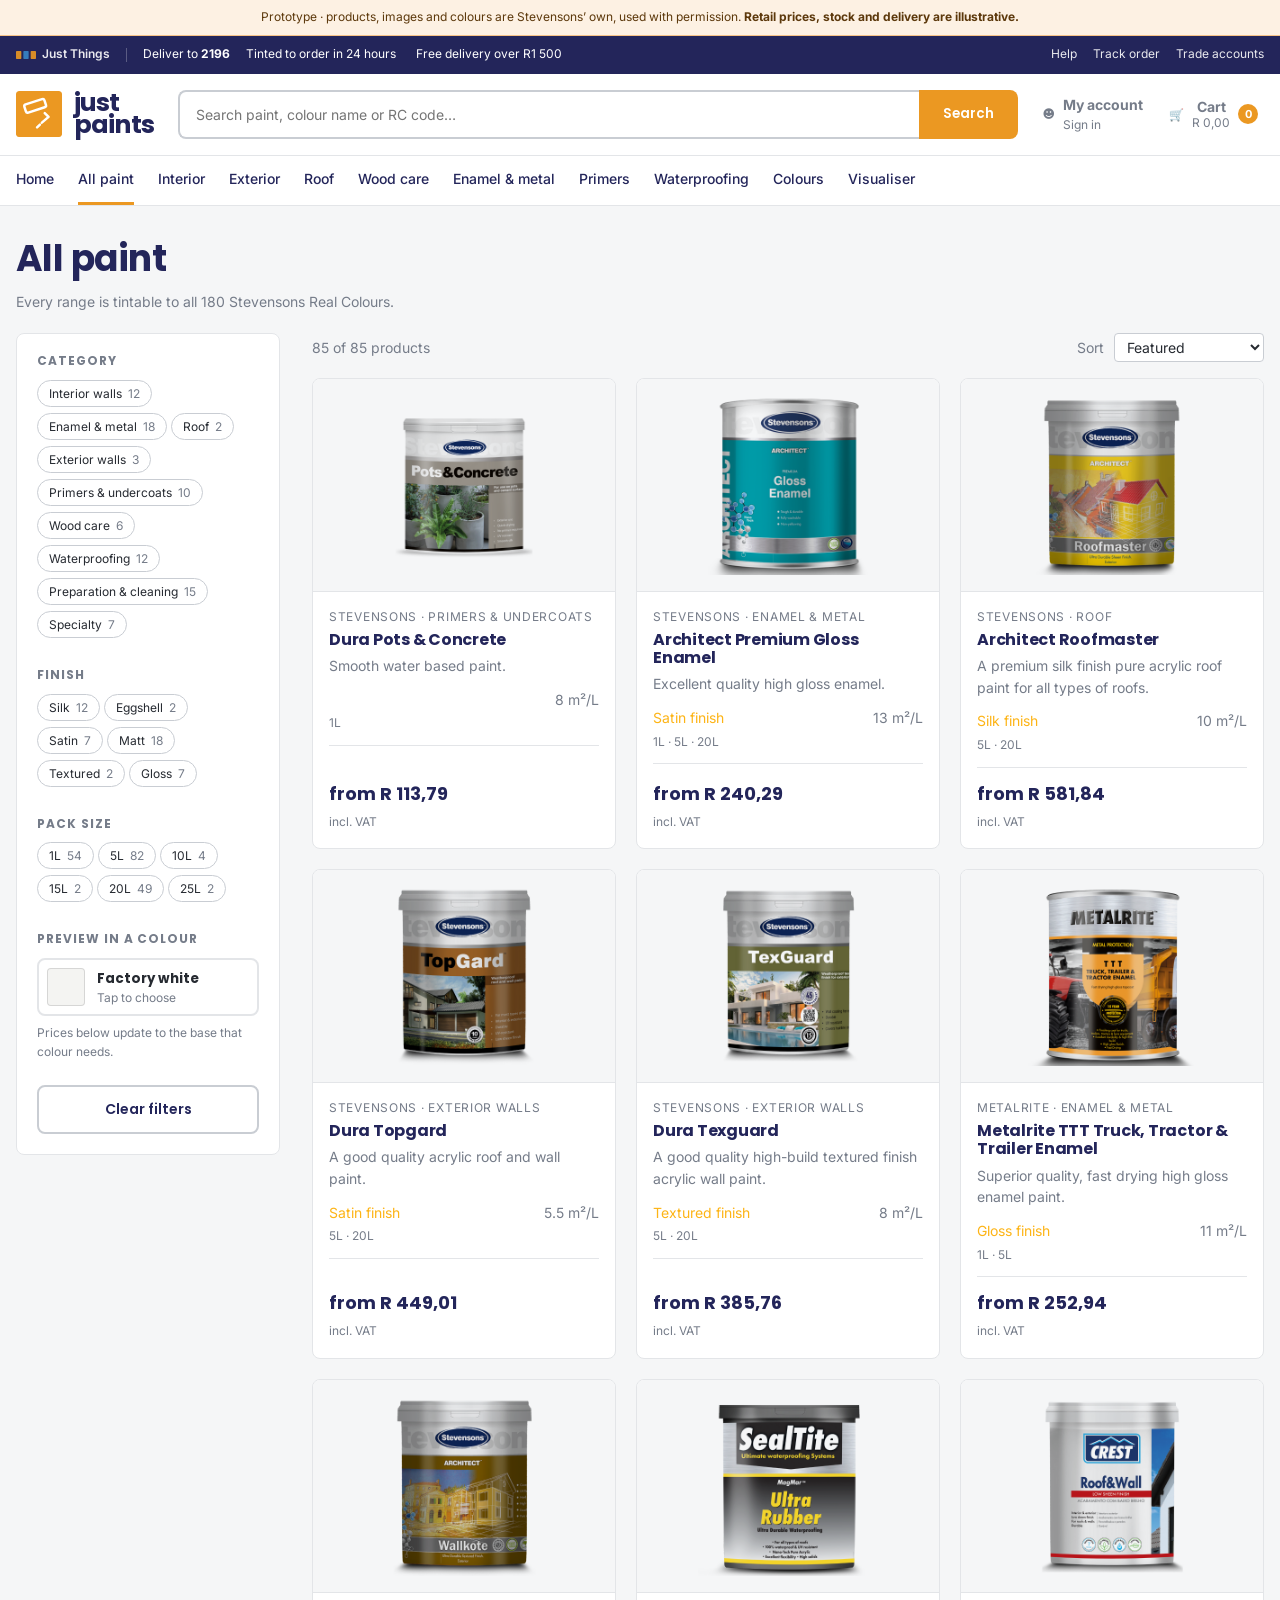
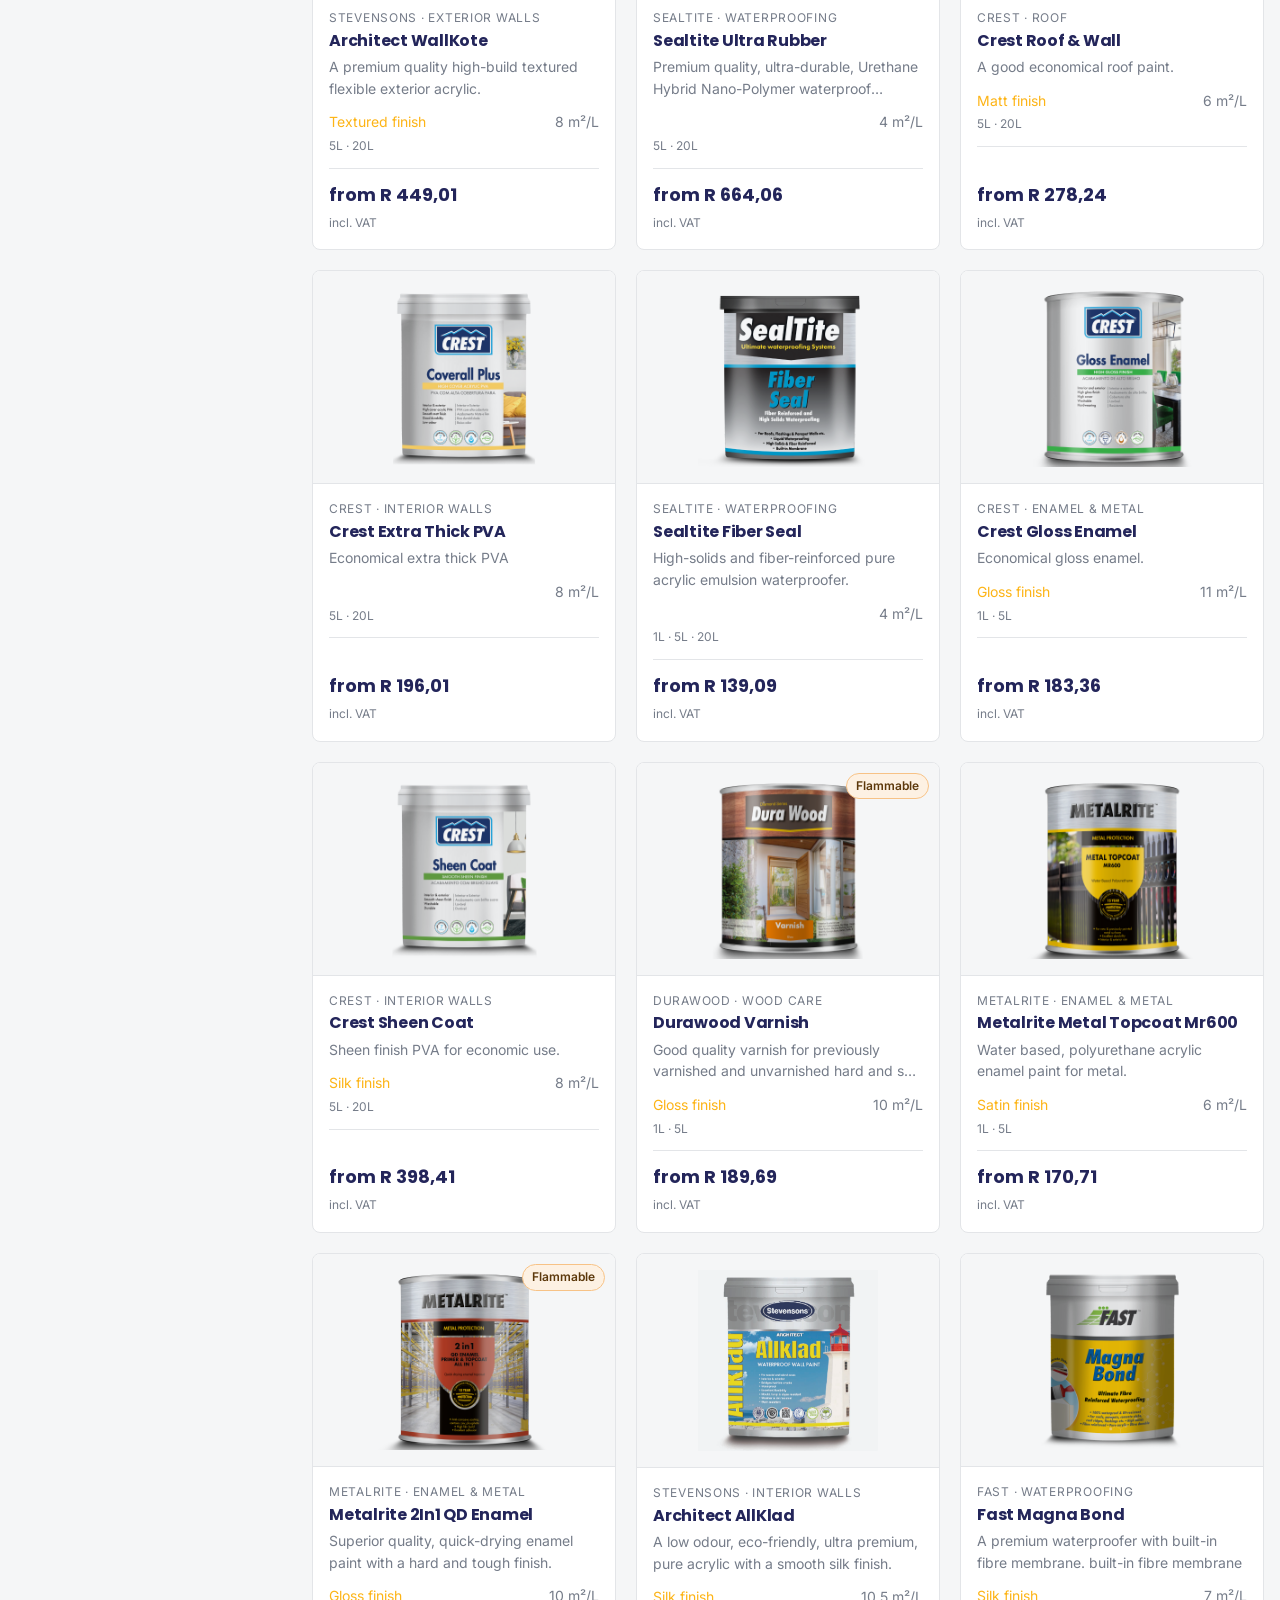
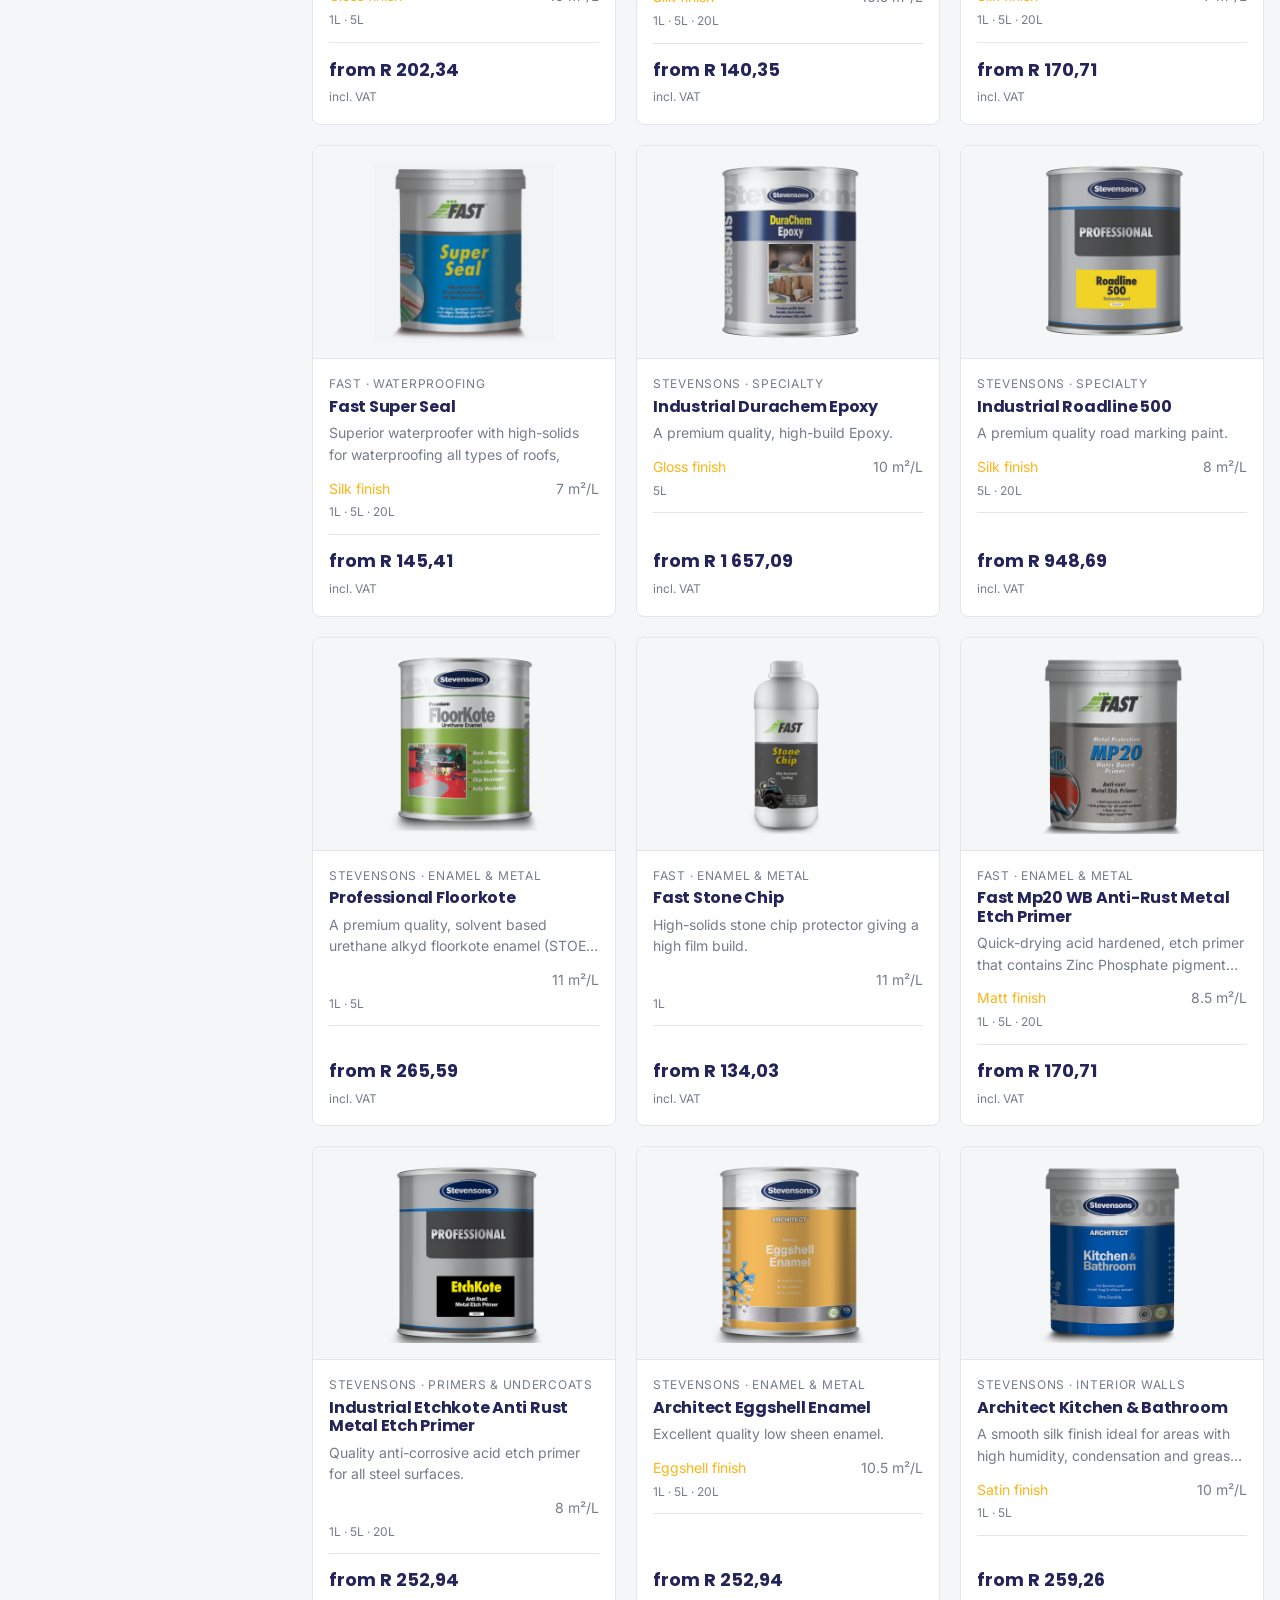
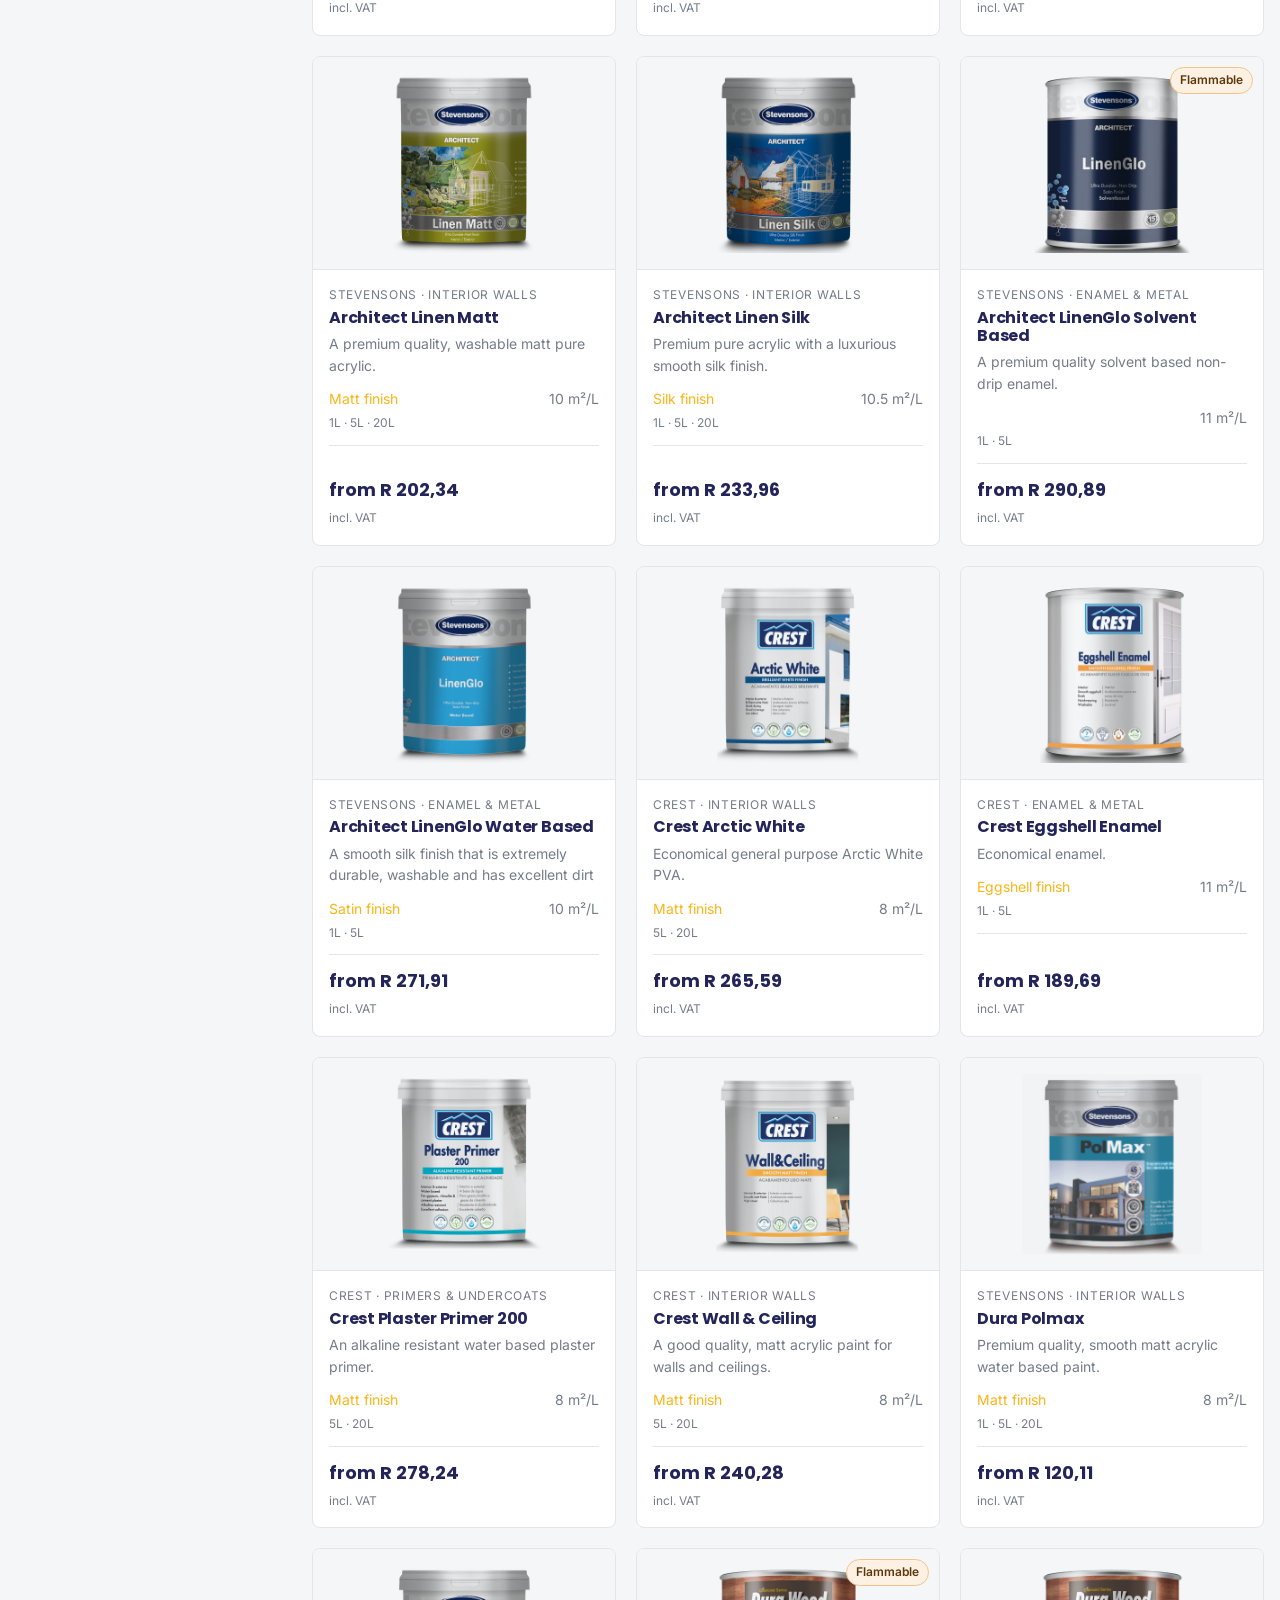
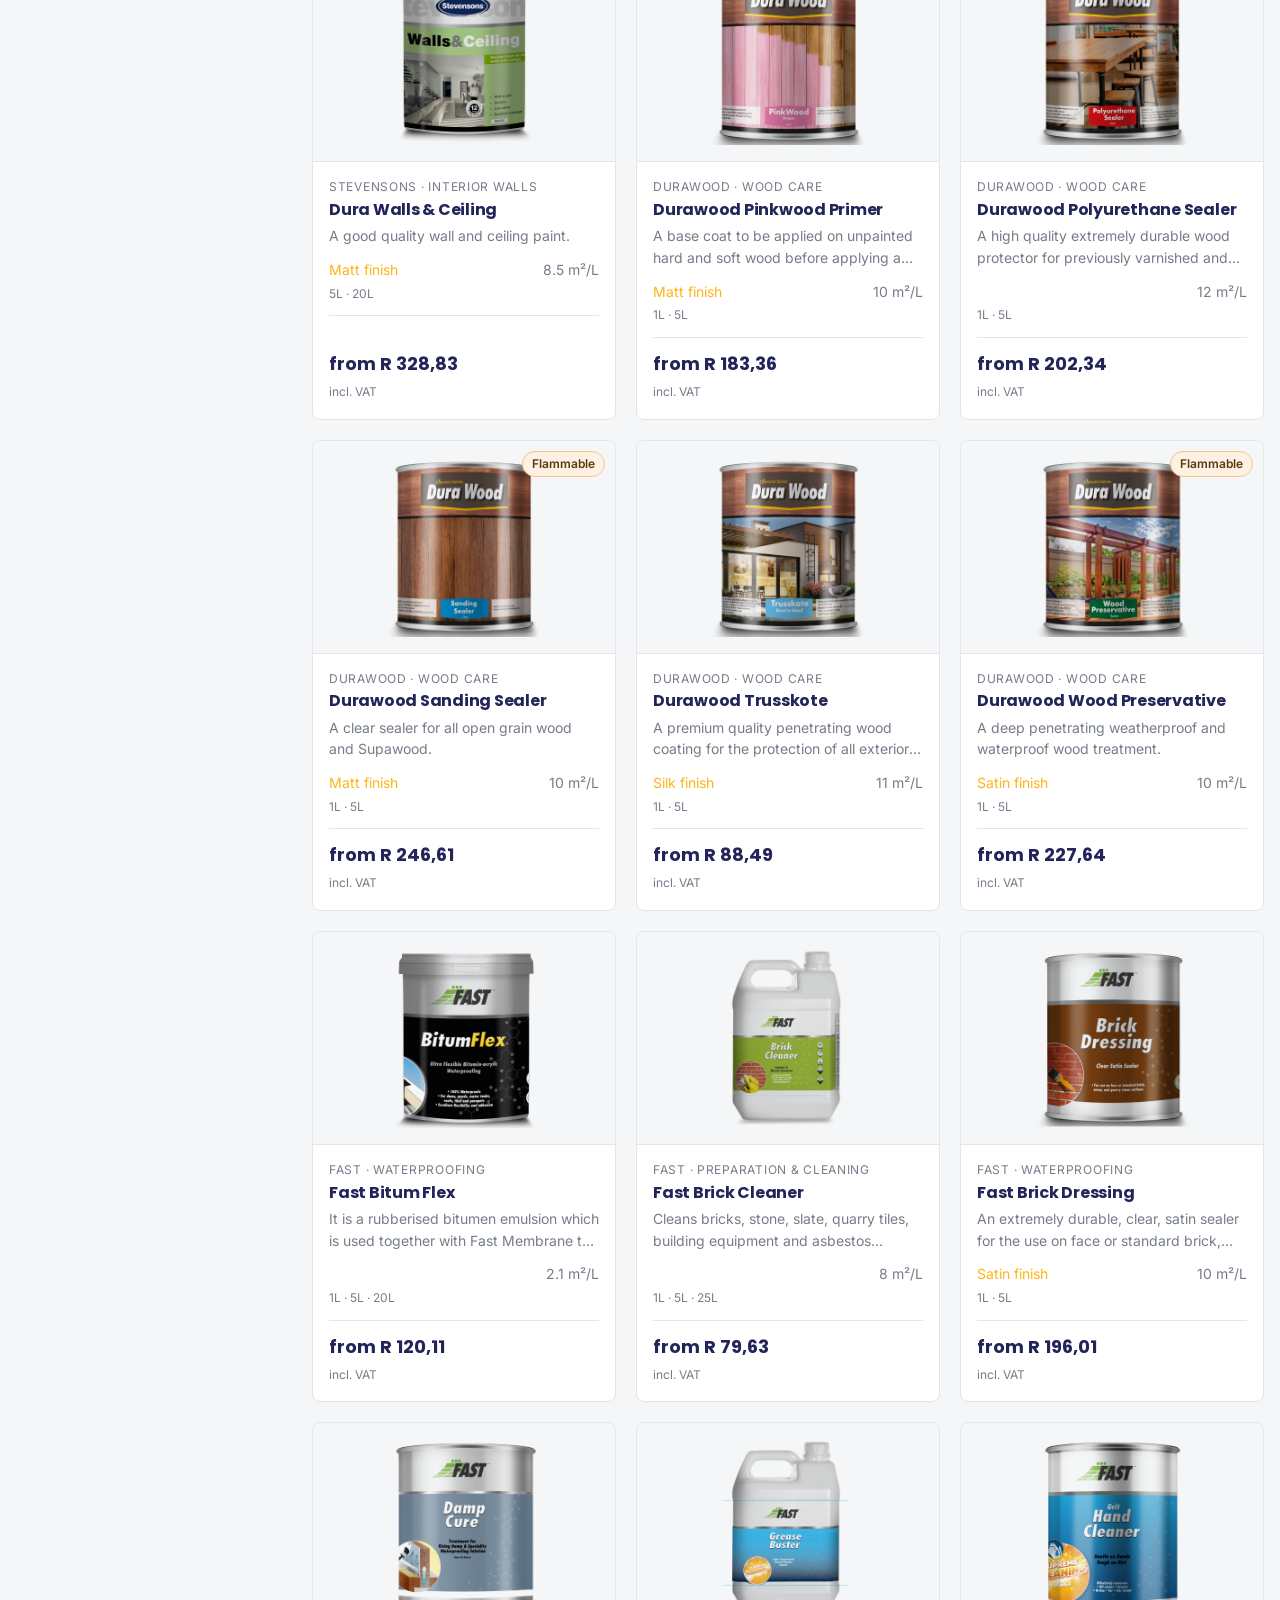
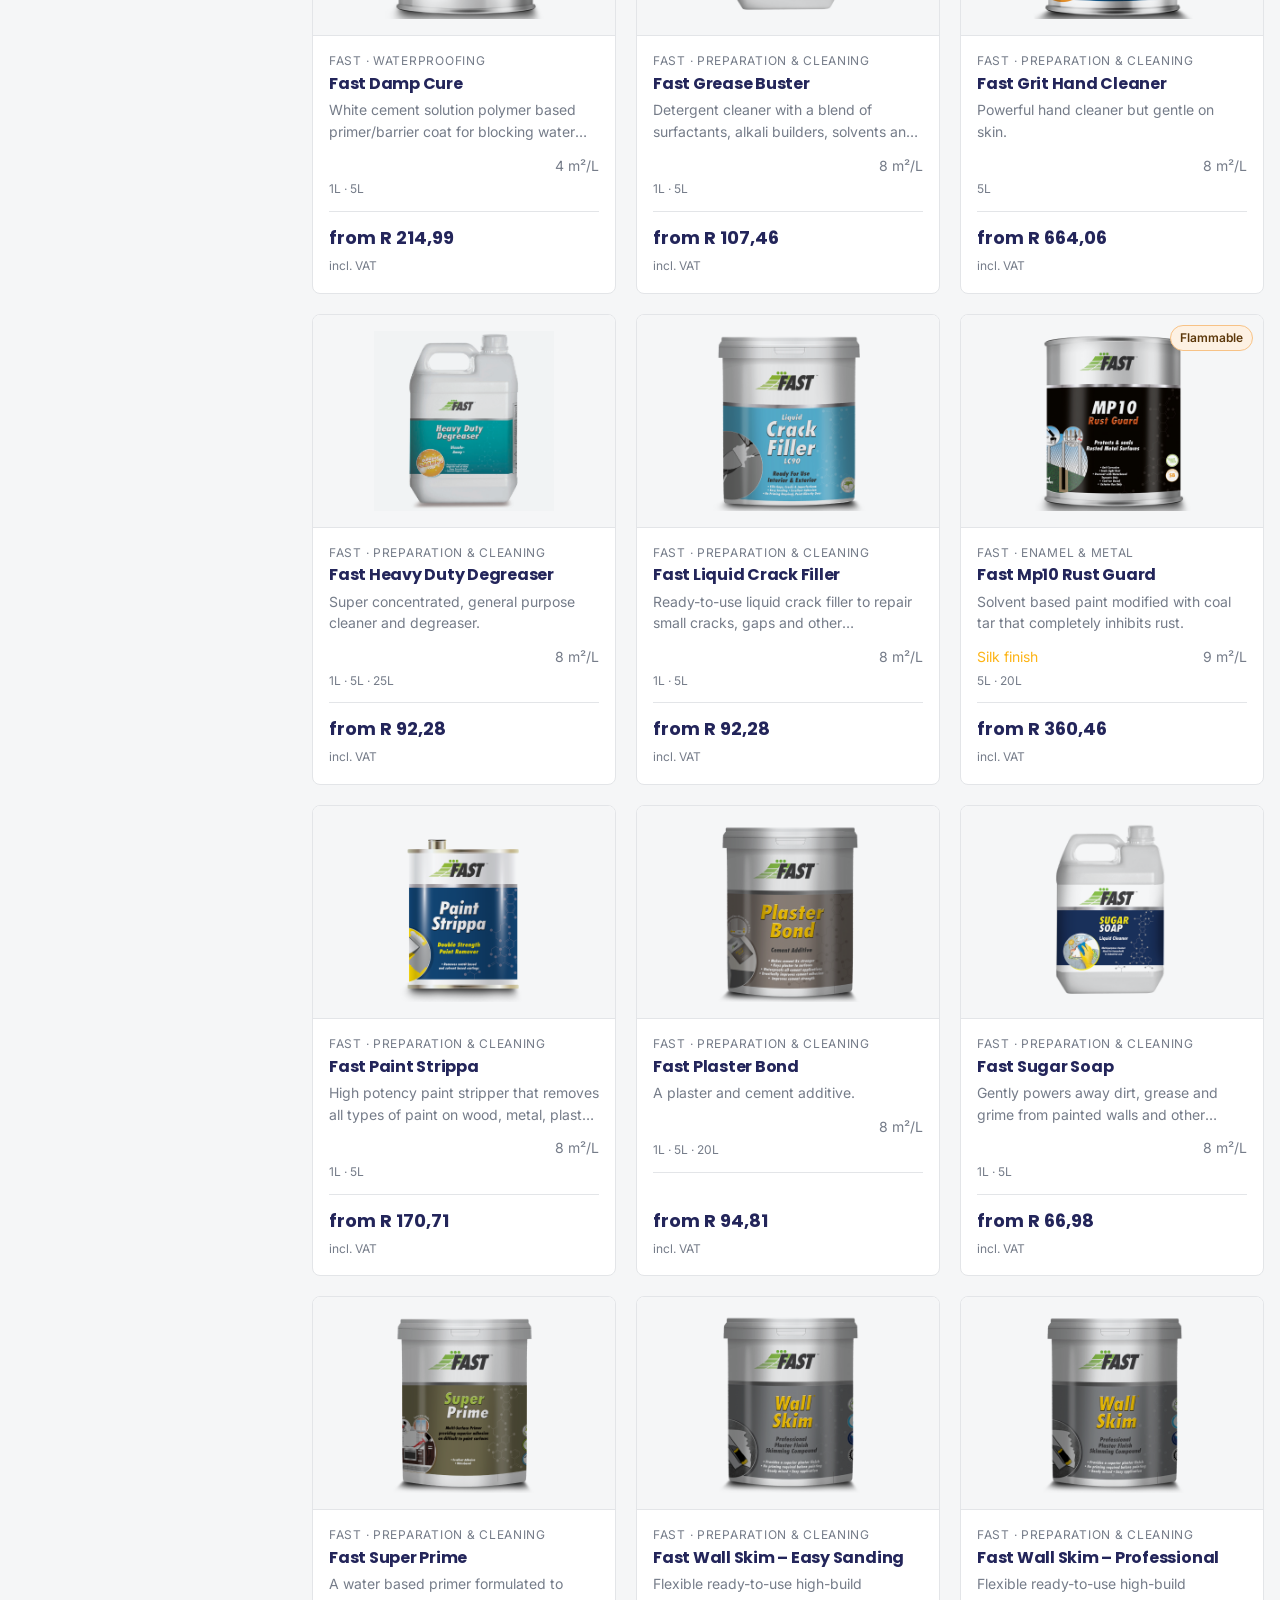
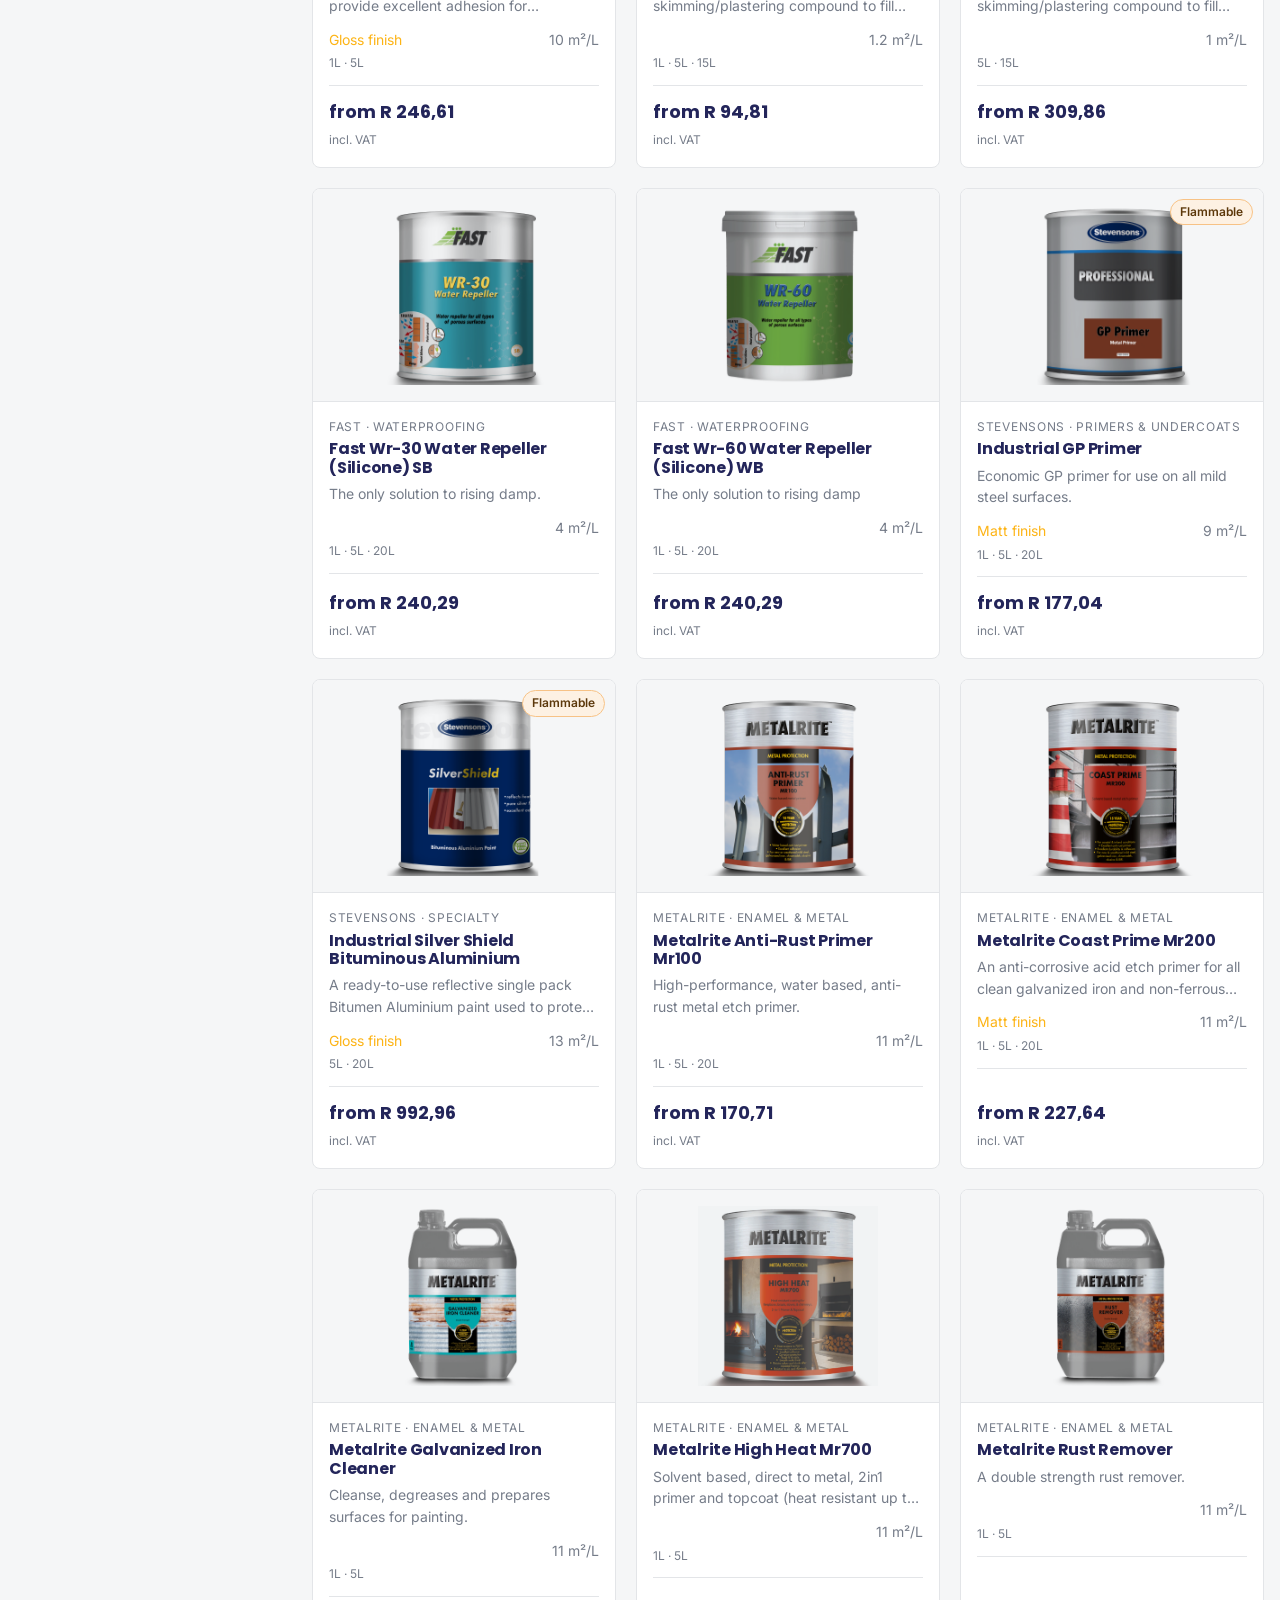
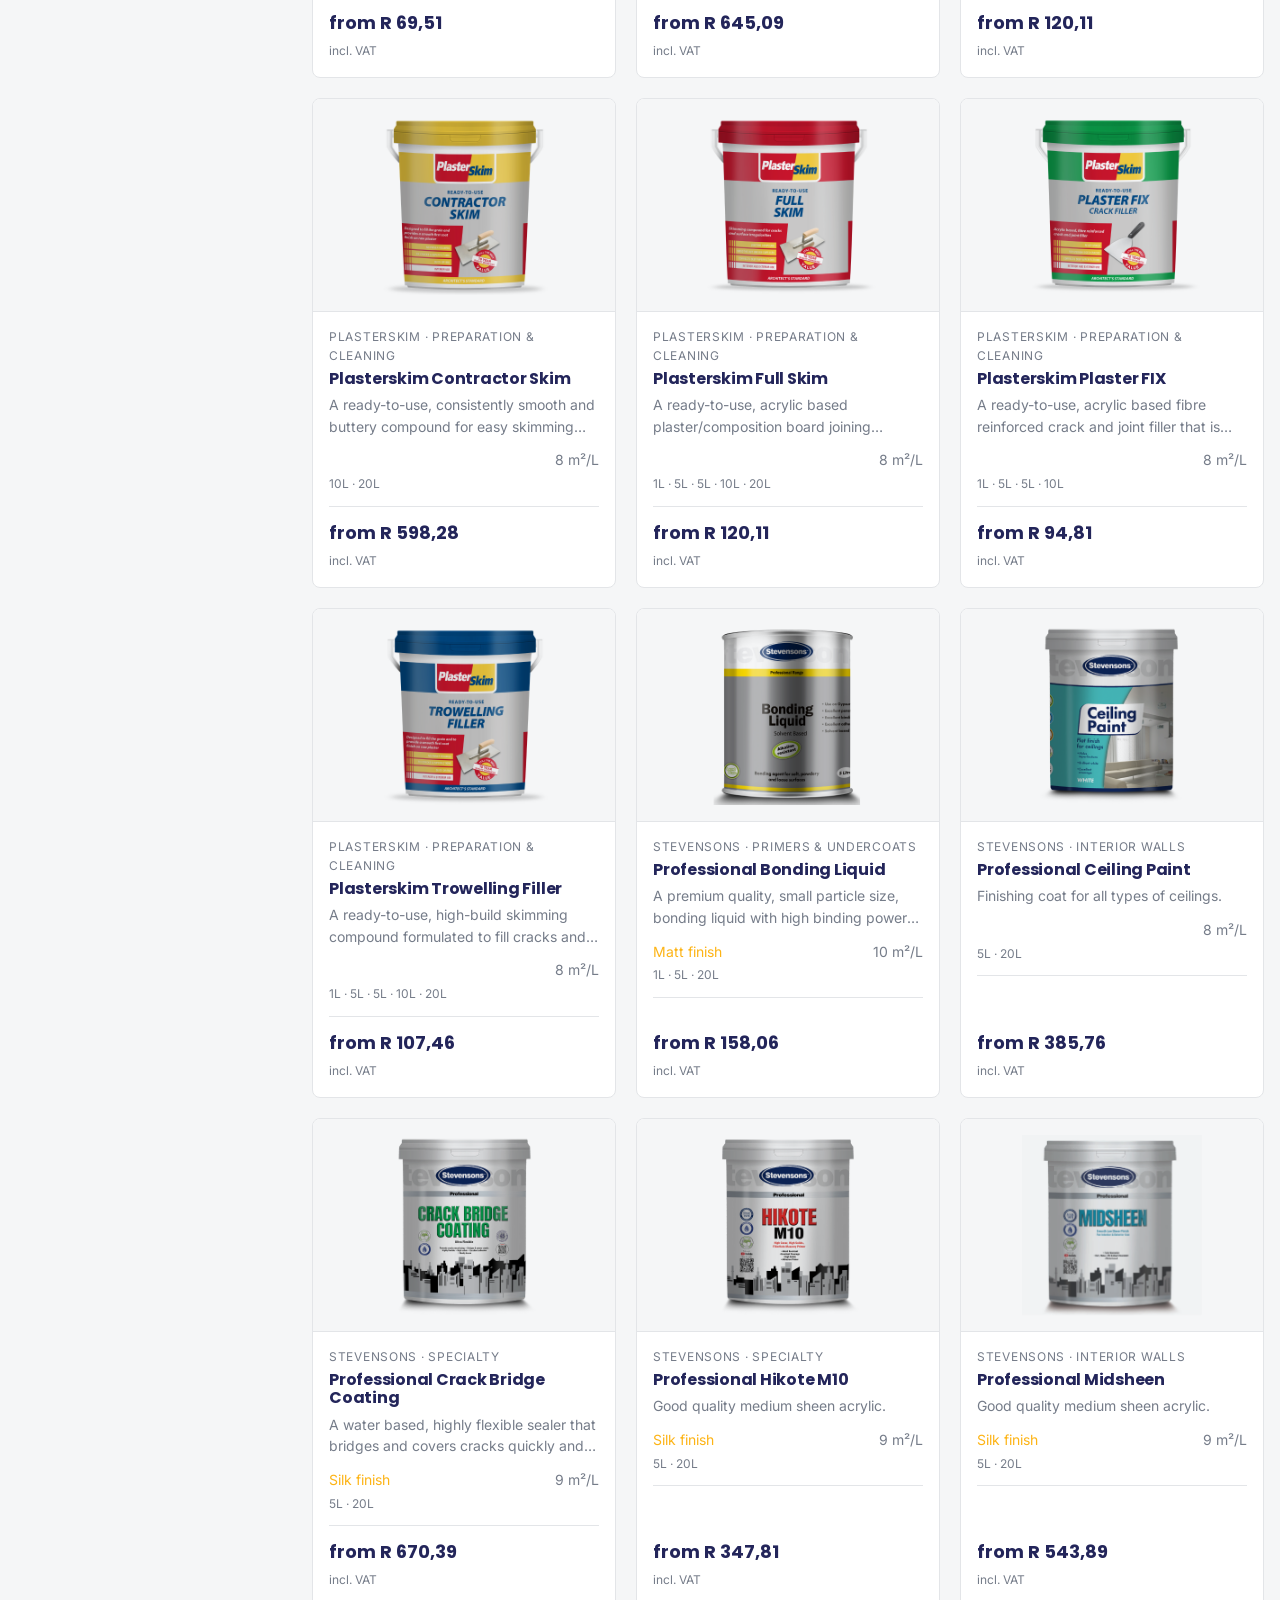
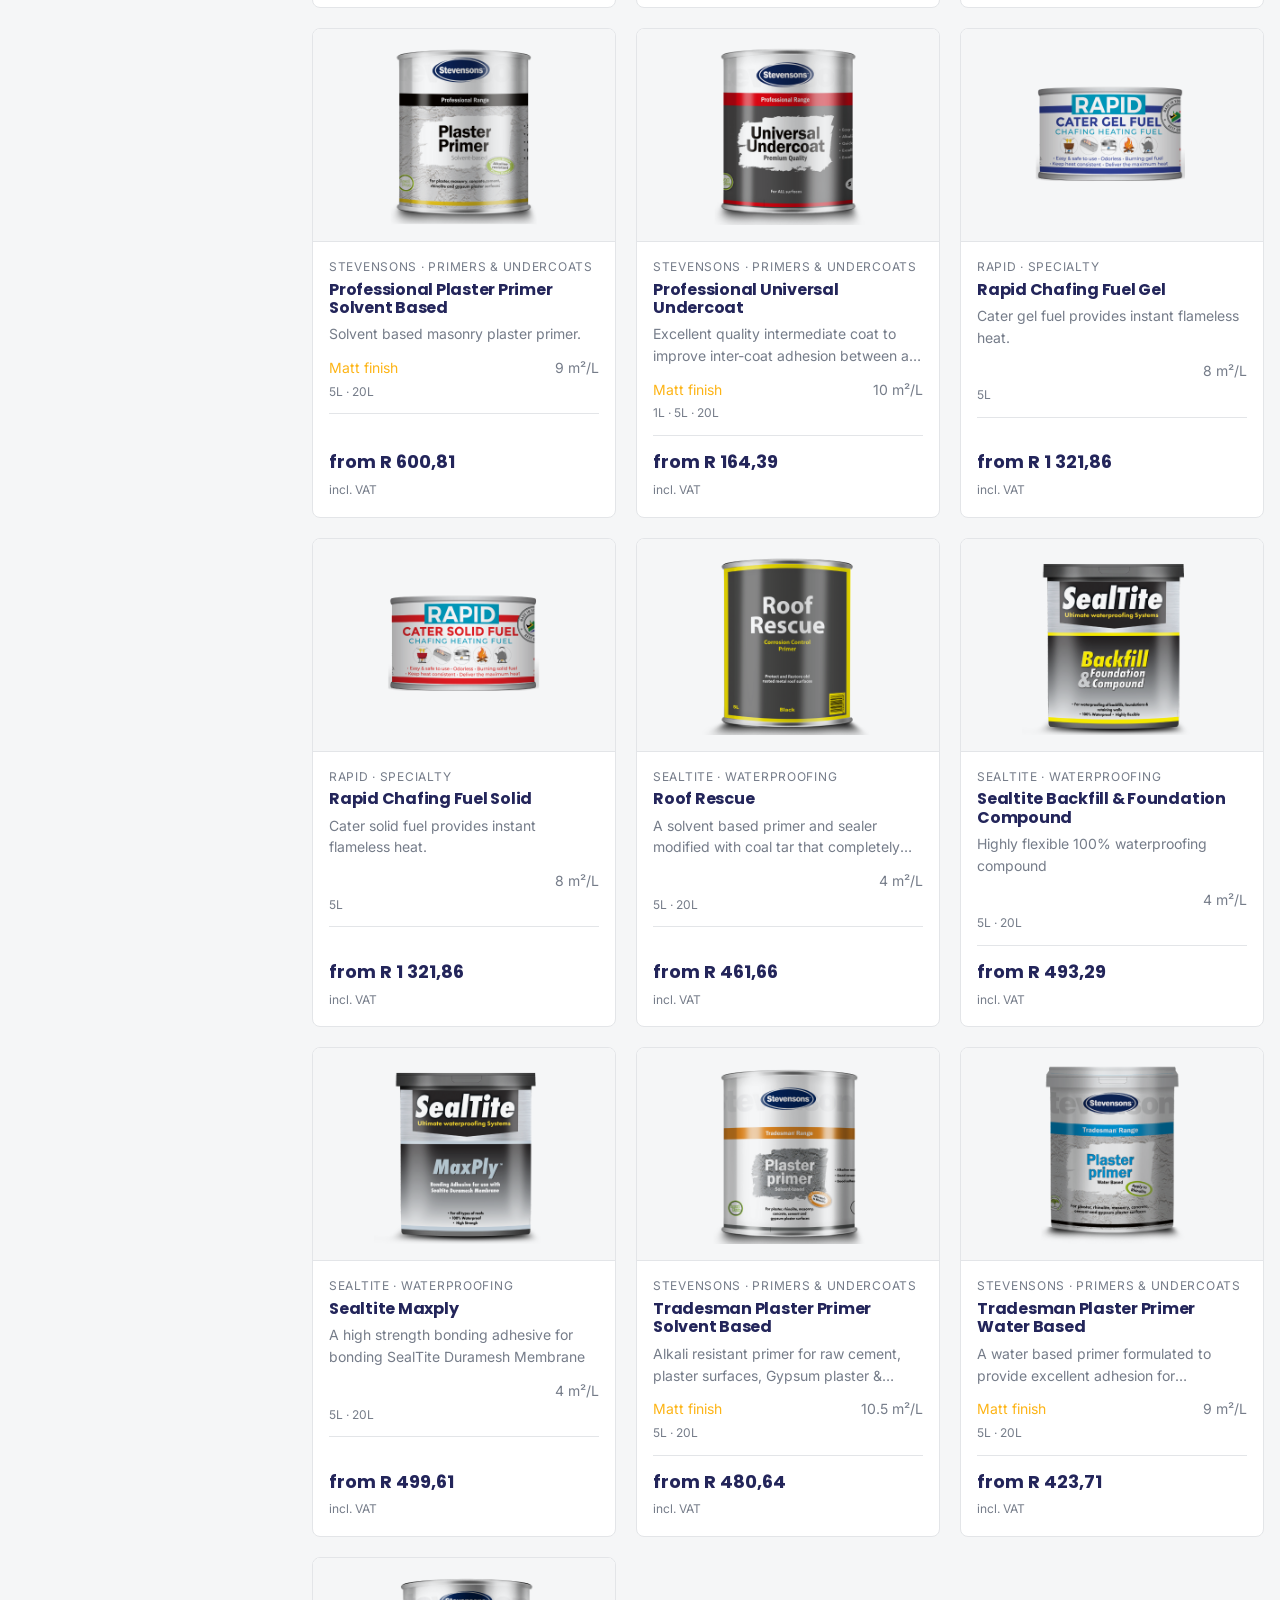
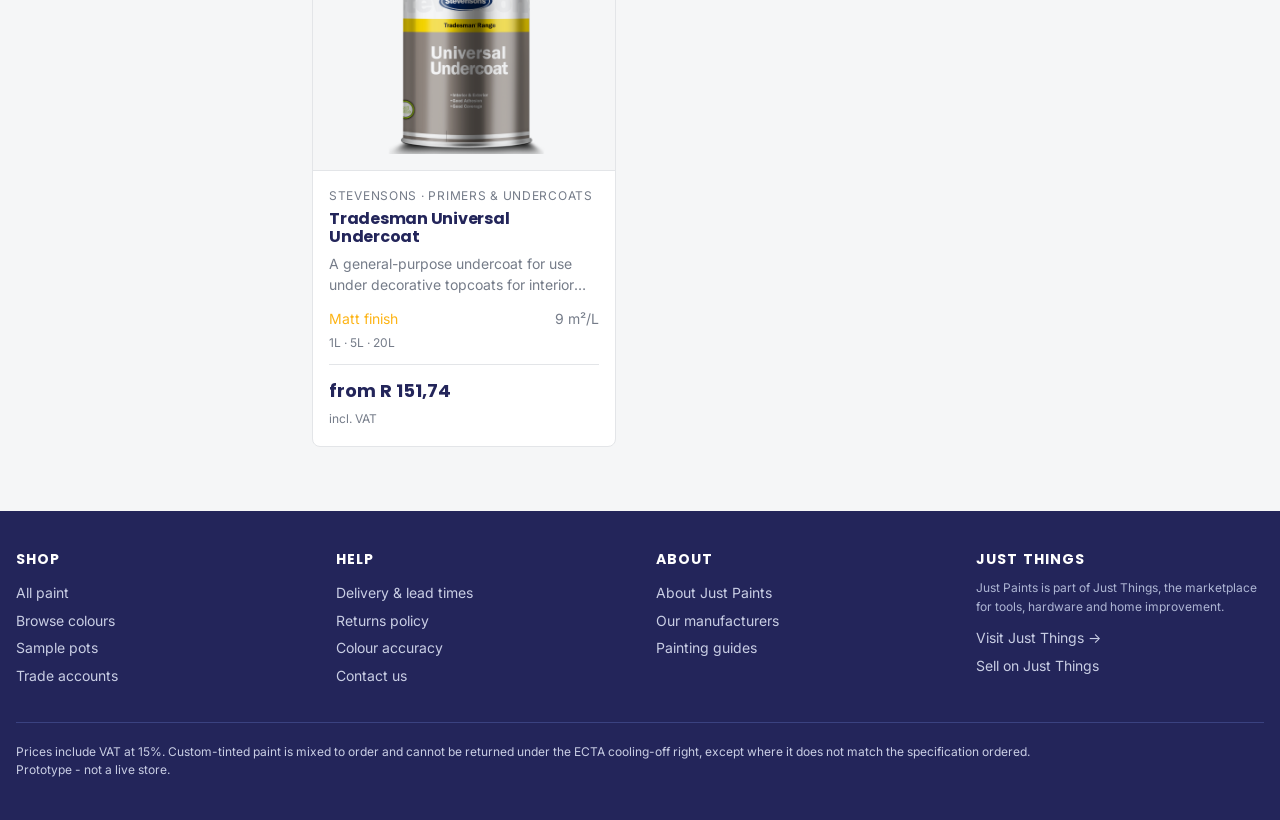
<file: prototype/products.html>
<!DOCTYPE html>
<html lang="en-ZA" data-theme="light">
<head>
<meta charset="utf-8">
<meta name="color-scheme" content="light">
<meta name="viewport" content="width=device-width, initial-scale=1">
<title>Paint - Just Paints</title>
<meta name="description" content="Interior, exterior, roof, wood and enamel paint from Stevensons, tinted to order.">
<link rel="preconnect" href="https://fonts.googleapis.com">
<link rel="preconnect" href="https://fonts.gstatic.com" crossorigin>
<link href="https://fonts.googleapis.com/css2?family=Inter:wght@400;500;600&family=Poppins:wght@500;600;700&display=swap" rel="stylesheet">
<link rel="stylesheet" href="css/app.css">
<link rel="stylesheet" href="css/components.css">
</head>
<body>
<div id="jt-header"></div>

<main class="wrap">
  <div class="section-head" style="margin-top:var(--jt-space-8)">
    <div>
      <h1 id="page-title">All paint</h1>
      <p id="page-sub">Every range is tintable to all 180 Stevensons Real Colours.</p>
    </div>
  </div>

  <div class="colour-layout">
    <aside class="filters">
      <div class="filter-group">
        <h4>Category</h4>
        <div id="f-category"></div>
      </div>

      <div class="filter-group">
        <h4>Finish</h4>
        <div id="f-sheen"></div>
      </div>

      <div class="filter-group">
        <h4>Pack size</h4>
        <div id="f-pack"></div>
      </div>

      <div class="filter-group">
        <h4>Preview in a colour</h4>
        <button class="colour-picker compact" type="button" id="open-colour">
          <span class="sw" id="picker-sw"></span>
          <span class="name">
            <strong id="picker-name">Factory white</strong>
            <span class="xs muted" id="picker-meta">Tap to choose</span>
          </span>
        </button>
        <p class="xs muted" style="margin:var(--jt-space-2) 0 0">
          Prices below update to the base that colour needs.
        </p>
      </div>

      <button class="btn btn-ghost btn-block" type="button" id="reset">Clear filters</button>
    </aside>

    <div>
      <div class="row" style="justify-content:space-between;margin-bottom:var(--jt-space-4)">
        <span class="small muted" id="count"></span>
        <label class="small muted">
          Sort
          <select id="sort" class="inline-select">
            <option value="popular">Featured</option>
            <option value="price-asc">Price, low to high</option>
            <option value="price-desc">Price, high to low</option>
            <option value="name">Name</option>
          </select>
        </label>
      </div>

      <div class="product-grid" id="grid"></div>

      <p class="muted small" id="empty" hidden style="padding:var(--jt-space-10);text-align:center">
        No paint matches those filters.
      </p>
    </div>
  </div>
</main>

<!-- Colour picker modal -->
<div id="colour-modal" hidden>
  <div class="modal-panel">
    <div class="modal-head">
      <h3 style="margin:0;flex:1">Preview in a colour</h3>
      <input class="search-input" style="max-width:260px" type="search" id="modal-q" placeholder="Name or RC code">
      <button class="cart-close" type="button" id="close-colour" aria-label="Close">&times;</button>
    </div>
    <div class="modal-body">
      <button class="btn btn-ghost btn-block" type="button" id="clear-colour"
              style="margin-bottom:var(--jt-space-4)">Show factory white</button>
      <div class="swatch-grid" id="modal-grid"></div>
    </div>
  </div>
</div>

<div id="jt-footer"></div>

<script src="data/colours.js"></script>
<script src="data/catalogue.js"></script>
<script src="js/app.js"></script>
<script>
JT.mount("All paint");

const ALL = JT.products();
const state = {
  categories: new Set(),
  sheens: new Set(),
  packs: new Set(),
  colour: JT.colourByCode(JT.param("colour")) || null,
  sort: "popular",
};

// A category in the URL preselects the filter, so the nav lands somewhere useful.
const fromUrl = JT.param("category");
if (fromUrl && ALL.some(p => p.category === fromUrl)) {
  state.categories.add(fromUrl);
  document.getElementById("page-title").textContent = fromUrl;
  document.getElementById("page-sub").textContent =
    `${fromUrl} paint from Stevensons, tinted to order.`;
  // Only one nav item may be current: the category takes it from "All paint".
  const target = document.querySelector(
    "nav.mainnav a[href*='" + encodeURIComponent(fromUrl).replace(/%20/g, "+") + "']");
  if (target) {
    document.querySelectorAll("nav.mainnav a[aria-current]")
      .forEach(a => a.removeAttribute("aria-current"));
    target.setAttribute("aria-current", "page");
  }
}

const allSheens = [...new Set(ALL.flatMap(p => p.sheens))].filter(Boolean);
const allPacks = [...new Set(ALL.flatMap(p => p.packs.map(k => k.litres)))].sort((a, b) => a - b);

function chip(kind, value, label, count) {
  return `<button class="chip" type="button" data-kind="${kind}" data-value="${value}" aria-pressed="false">
    ${label}${count !== undefined ? `<span class="muted">${count}</span>` : ""}</button>`;
}

function renderFilters() {
  document.getElementById("f-category").innerHTML = JT.categories()
    .map(c => chip("categories", c, c, ALL.filter(p => p.category === c).length)).join("");
  document.getElementById("f-sheen").innerHTML = allSheens
    .map(s => chip("sheens", s, s, ALL.filter(p => p.sheens.includes(s)).length)).join("");
  document.getElementById("f-pack").innerHTML = allPacks
    .map(l => chip("packs", l, `${l}L`, ALL.filter(p => p.packs.some(k => k.litres === l)).length)).join("");

  document.querySelectorAll("[data-kind]").forEach(el => {
    const set = state[el.dataset.kind];
    const raw = el.dataset.kind === "packs" ? Number(el.dataset.value) : el.dataset.value;
    if (set.has(raw)) el.setAttribute("aria-pressed", "true");
    el.addEventListener("click", () => {
      if (set.has(raw)) set.delete(raw); else set.add(raw);
      el.setAttribute("aria-pressed", set.has(raw));
      render();
    });
  });
}

function matches(p) {
  if (state.categories.size && !state.categories.has(p.category)) return false;
  if (state.sheens.size && !p.sheens.some(s => state.sheens.has(s))) return false;
  if (state.packs.size && !p.packs.some(k => state.packs.has(k.litres))) return false;
  return true;
}

function sorted(list) {
  const price = p => JT.fromPrice(p, state.colour);
  switch (state.sort) {
    case "price-asc": return [...list].sort((a, b) => price(a) - price(b));
    case "price-desc": return [...list].sort((a, b) => price(b) - price(a));
    case "name": return [...list].sort((a, b) => a.name.localeCompare(b.name));
    // "Popular" without ratings: colour-rich products first, as they're the
    // headline tintable ranges. Falls through to name as a stable tiebreak.
    default: return [...list].sort((a, b) =>
      (b.colourCount || 0) - (a.colourCount || 0) ||
      a.name.localeCompare(b.name));
  }
}

function renderPicker() {
  const c = state.colour;
  document.getElementById("picker-sw").style.background = c ? c.hex : "#f4f4f2";
  document.getElementById("picker-name").textContent = c ? `${c.name} ${c.code}` : "Factory white";
  document.getElementById("picker-meta").textContent = c
    ? JT.BASES[c.tintBase].label
    : "Tap to choose";
}

function render() {
  const list = sorted(ALL.filter(matches));
  document.getElementById("count").textContent = `${list.length} of ${ALL.length} products`;
  document.getElementById("empty").hidden = list.length > 0;
  document.getElementById("grid").innerHTML =
    list.map(p => JT.productCard(p, state.colour)).join("");
  renderPicker();
}

/* colour modal */
const modal = document.getElementById("colour-modal");
function renderModal(q) {
  const term = (q || "").trim().toLowerCase();
  const list = JT.colours().filter(c =>
    !term || c.name.toLowerCase().includes(term) || c.code.toLowerCase().includes(term));
  document.getElementById("modal-grid").innerHTML = list.map(c => `
    <button class="swatch" type="button" data-code="${c.code}">
      <span class="fill" style="background:${c.hex};color:${JT.contrastOn(c.hex)}">
        <span class="lrv">LRV ${c.lrv}</span>
      </span>
      <span class="label"><strong>${c.name}</strong><span>${c.code} &middot; ${c.tintBase} base</span></span>
    </button>`).join("");
  document.querySelectorAll("#modal-grid [data-code]").forEach(el =>
    el.addEventListener("click", () => {
      state.colour = JT.colourByCode(el.dataset.code);
      closeModal();
      render();
    }));
}
function closeModal() { modal.hidden = true; document.body.style.overflow = ""; }

document.getElementById("open-colour").addEventListener("click", () => {
  modal.hidden = false;
  document.body.style.overflow = "hidden";
  renderModal(document.getElementById("modal-q").value);
});
document.getElementById("close-colour").addEventListener("click", closeModal);
document.getElementById("clear-colour").addEventListener("click", () => {
  state.colour = null; closeModal(); render();
});
modal.addEventListener("click", e => { if (e.target === modal) closeModal(); });
document.getElementById("modal-q").addEventListener("input", e => renderModal(e.target.value));

document.getElementById("sort").addEventListener("change", e => {
  state.sort = e.target.value; render();
});
document.getElementById("reset").addEventListener("click", () => {
  state.categories.clear(); state.sheens.clear(); state.packs.clear();
  state.colour = null;
  document.querySelectorAll(".chip").forEach(el => el.setAttribute("aria-pressed", "false"));
  render();
});

renderFilters();
render();
</script>
</body>
</html>
</file>
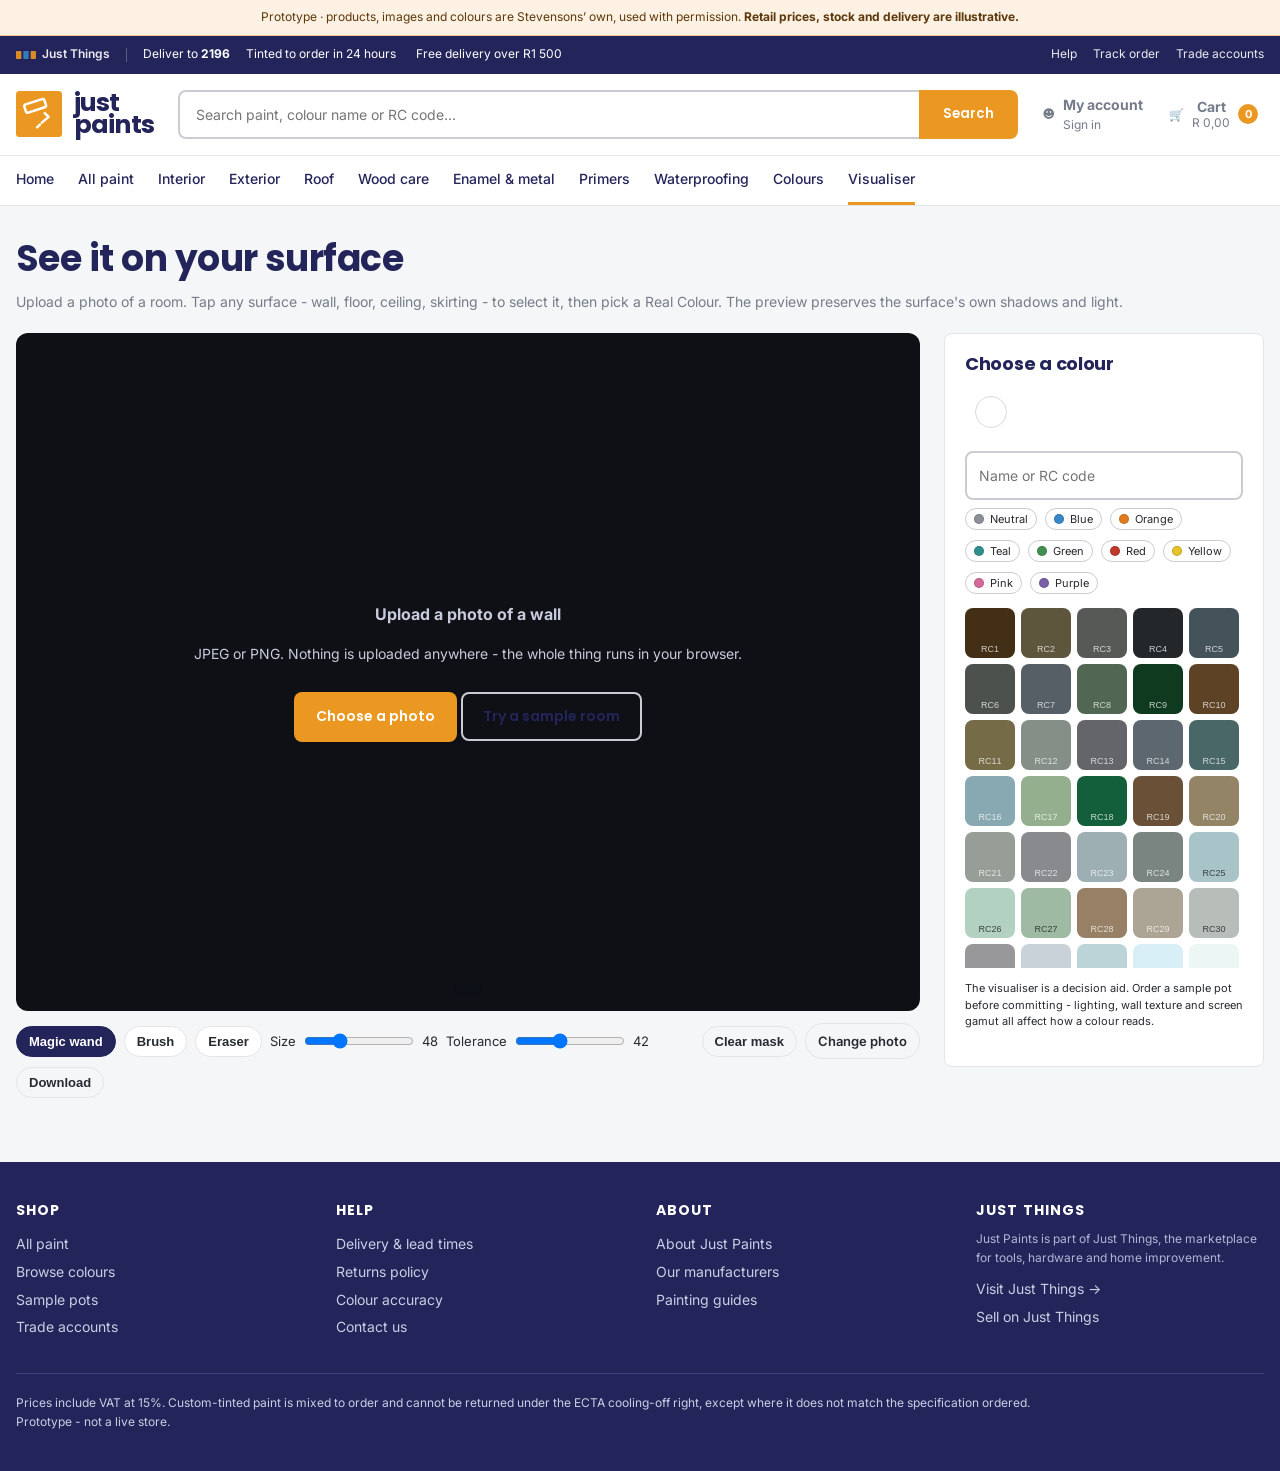
<file: prototype/visualiser.html>
<!DOCTYPE html>
<html lang="en-ZA" data-theme="light">
<head>
<meta charset="utf-8">
<meta name="color-scheme" content="light">
<meta name="viewport" content="width=device-width, initial-scale=1">
<title>Visualiser - Just Paints</title>
<meta name="description" content="See a Stevensons Real Colour on your own wall. Upload a photo, brush over the paintable surface, pick a colour.">
<link rel="preconnect" href="https://fonts.googleapis.com">
<link rel="preconnect" href="https://fonts.gstatic.com" crossorigin>
<link href="https://fonts.googleapis.com/css2?family=Inter:wght@400;500;600&family=Poppins:wght@500;600;700&display=swap" rel="stylesheet">
<link rel="stylesheet" href="css/app.css">
<link rel="stylesheet" href="css/components.css">
<style>
  /* visualiser-only layout - kept inline so the page stays self-contained */
  .vis-layout { display: grid; grid-template-columns: 1fr 320px; gap: var(--jt-space-6); align-items: start; }
  @media (max-width: 980px) { .vis-layout { grid-template-columns: 1fr; } }

  .vis-stage {
    position: relative;
    background: #0e1016;
    border-radius: var(--jt-radius-lg);
    overflow: hidden;
    aspect-ratio: 4 / 3;
    display: grid;
    place-items: center;
  }
  .vis-stage canvas { position: absolute; inset: 0; width: 100%; height: 100%; touch-action: none; }
  .vis-stage .vis-prompt {
    position: absolute; inset: 0;
    display: grid; place-items: center;
    color: #c7cbdb; text-align: center; padding: var(--jt-space-6);
  }
  .vis-stage .vis-prompt .btn { margin-top: var(--jt-space-3); }

  .vis-toolbar {
    display: flex; flex-wrap: wrap; gap: var(--jt-space-2);
    margin-top: var(--jt-space-3); align-items: center;
  }
  .vis-tool {
    display: inline-flex; align-items: center; gap: 6px;
    padding: 7px 12px;
    background: #fff; border: 1px solid var(--jt-border); border-radius: 999px;
    font-weight: 600; font-size: 13px; cursor: pointer; color: var(--jt-ink);
  }
  .vis-tool[aria-pressed="true"] { background: var(--jt-blue-600); border-color: var(--jt-blue-600); color: #fff; }
  .vis-tool.ghost { background: transparent; }

  .vis-brushsize { display: inline-flex; align-items: center; gap: 6px; font-size: 13px; color: var(--jt-ink-dim); }
  .vis-brushsize input { width: 110px; }

  .vis-sidebar .card { position: sticky; top: var(--jt-space-4); }
  .vis-colour-list {
    display: grid; grid-template-columns: repeat(5, 1fr); gap: 6px;
    max-height: 360px; overflow-y: auto;
    padding-right: 4px;
  }
  .vis-swatch {
    aspect-ratio: 1; border-radius: 8px; border: 2px solid transparent;
    cursor: pointer; padding: 0; position: relative;
  }
  .vis-swatch[aria-pressed="true"] { border-color: var(--jt-ink); box-shadow: 0 0 0 2px #fff inset; }
  .vis-swatch .vs-code {
    position: absolute; left: 0; right: 0; bottom: 2px;
    font-size: 9px; text-align: center; color: inherit; opacity: 0.75;
  }

  .vis-family-chips { display: flex; flex-wrap: wrap; gap: 4px; margin-bottom: var(--jt-space-2); }
  .vis-family-chips .chip { padding: 3px 8px; font-size: 11px; }

  .vis-selected {
    display: flex; align-items: center; gap: 10px;
    padding: 10px; border-radius: 8px; background: var(--jt-surface-2);
    margin-bottom: var(--jt-space-3);
  }
  .vis-selected .vs-dot { width: 32px; height: 32px; border-radius: 50%; border: 1px solid rgb(0 0 0 / .15); }

  .vis-caveat {
    font-size: 11px; color: var(--jt-ink-dim);
    margin-top: var(--jt-space-3); line-height: 1.5;
  }

  .vis-status {
    position: absolute; left: 50%; bottom: 14px;
    transform: translateX(-50%);
    background: rgb(14 16 22 / .82); color: #fff;
    padding: 7px 14px; border-radius: 999px;
    font-size: 13px; font-weight: 500;
    pointer-events: none;
    display: inline-flex; align-items: center; gap: 8px;
    max-width: calc(100% - 24px);
  }
  .vis-status .vs-swatch {
    width: 14px; height: 14px; border-radius: 50%;
    border: 1px solid rgb(255 255 255 / .35);
  }
</style>
</head>
<body>
<div id="jt-header"></div>

<main class="wrap">
  <div class="section-head" style="margin-top:var(--jt-space-8)">
    <div>
      <h1>See it on your surface</h1>
      <p>Upload a photo of a room. Tap any surface - wall, floor, ceiling,
         skirting - to select it, then pick a Real Colour. The preview
         preserves the surface's own shadows and light.</p>
    </div>
  </div>

  <div class="vis-layout">
    <section>
      <div class="vis-stage" id="stage">
        <canvas id="cv-image" aria-label="Room photo"></canvas>
        <canvas id="cv-mask" aria-label="Painted surface overlay"></canvas>
        <div class="vis-status" id="status" hidden></div>
        <div class="vis-prompt" id="prompt">
          <div>
            <p><strong>Upload a photo of a wall</strong></p>
            <p class="small">JPEG or PNG. Nothing is uploaded anywhere - the whole thing runs in your browser.</p>
            <label class="btn btn-primary" for="file-input">Choose a photo</label>
            <button class="btn btn-ghost" type="button" id="use-sample">Try a sample room</button>
            <input type="file" id="file-input" accept="image/*" hidden>
          </div>
        </div>
      </div>

      <div class="vis-toolbar" id="toolbar" hidden>
        <button class="vis-tool" type="button" id="t-wand" aria-pressed="true" title="Tap a wall to flood-fill similar pixels">Magic wand</button>
        <button class="vis-tool" type="button" id="t-brush" aria-pressed="false">Brush</button>
        <button class="vis-tool" type="button" id="t-eraser" aria-pressed="false">Eraser</button>
        <label class="vis-brushsize" id="size-ctrl" hidden>
          Size <input type="range" id="brush-size" min="8" max="140" value="48">
          <span id="brush-size-val">48</span>
        </label>
        <label class="vis-brushsize" id="tol-ctrl">
          Tolerance <input type="range" id="tolerance" min="4" max="100" value="42">
          <span id="tolerance-val">42</span>
        </label>
        <span style="flex:1"></span>
        <button class="vis-tool ghost" type="button" id="t-clear">Clear mask</button>
        <label class="vis-tool ghost" for="file-input">Change photo</label>
        <button class="vis-tool ghost" type="button" id="t-download" disabled>Download</button>
      </div>

      <p class="vis-caveat" id="caveat" hidden>
        Tap a surface with the magic wand to select it, or brush manually.
        If the wand grabs too little, raise the tolerance; if it bleeds into
        other surfaces, lower it or use the eraser to tidy. Screen colours are
        a guide - order a sample pot before you commit.
      </p>
    </section>

    <aside class="vis-sidebar">
      <div class="card">
        <h3 style="margin:0 0 var(--jt-space-3)">Choose a colour</h3>

        <div class="vis-selected" id="selected" hidden>
          <span class="vs-dot" id="sel-dot"></span>
          <div style="flex:1;min-width:0">
            <strong class="small" id="sel-name"></strong>
            <div class="xs muted" id="sel-meta"></div>
          </div>
        </div>

        <input class="search-input" type="search" id="q" placeholder="Name or RC code" aria-label="Search colours" style="width:100%;margin-bottom:var(--jt-space-2)">

        <div class="vis-family-chips" id="families"></div>

        <div class="vis-colour-list" id="swatches"></div>

        <a class="btn btn-primary btn-block" id="shop-link" href="#" style="margin-top:var(--jt-space-3);display:none">
          Shop this colour
        </a>

        <p class="vis-caveat">
          The visualiser is a decision aid. Order a sample pot before committing -
          lighting, wall texture and screen gamut all affect how a colour reads.
        </p>
      </div>
    </aside>
  </div>
</main>

<div id="jt-footer"></div>

<script src="data/colours.js"></script>
<script src="data/catalogue.js"></script>
<script src="js/app.js"></script>
<script>
JT.mount("Visualiser");

/* ---------- state ---------- */
const stage = document.getElementById("stage");
const cvImage = document.getElementById("cv-image");
const cvMask = document.getElementById("cv-mask");
const ctxImg = cvImage.getContext("2d", { willReadFrequently: true });
const ctxMask = cvMask.getContext("2d");
let srcCanvas = null;              // original pixels, never redrawn by brush
let srcData = null;                // Uint8ClampedArray cache of srcCanvas
let srcLuma = null;                // Float32Array of per-pixel luminance (0..1)
let imgW = 0, imgH = 0;
let tool = "wand";
let brushSize = 48;
let tolerance = 42;
let drawing = false;
let selectedColour = null;
let hasMask = false;

// Alpha value the mask uses for a brush stamp / flood fill. 108/255 ≈ 0.42,
// matching the brush fillStyle so the two tools look identical in the overlay.
const MASK_ALPHA = 108;

const state = { q: "", family: null };

/* ---------- colour picker ---------- */
const ALL = JT.colours();
const FAMILY_DOT = {
  Neutral: "#8b8f96", Red: "#c0392b", Orange: "#e07b1e", Yellow: "#e6c229",
  Green: "#3f8f4f", Teal: "#2f8f8f", Blue: "#3986c7", Purple: "#7a5ea8", Pink: "#d4699a"
};
const families = [...new Set(ALL.map(c => c.family))]
  .sort((a, b) => ALL.filter(c => c.family === b).length - ALL.filter(c => c.family === a).length);

function renderFamilies() {
  document.getElementById("families").innerHTML = families.map(f => `
    <button class="chip" type="button" data-family="${f}" aria-pressed="${state.family === f}">
      <span class="dot" style="background:${FAMILY_DOT[f] || "#999"}"></span>${f}
    </button>`).join("");
  document.querySelectorAll("[data-family]").forEach(el =>
    el.addEventListener("click", () => {
      state.family = state.family === el.dataset.family ? null : el.dataset.family;
      renderFamilies(); renderSwatches();
    }));
}

function renderSwatches() {
  const q = state.q.trim().toLowerCase();
  const list = ALL.filter(c => {
    if (state.family && c.family !== state.family) return false;
    if (q && !(c.name.toLowerCase().includes(q) || c.code.toLowerCase().includes(q))) return false;
    return true;
  });
  document.getElementById("swatches").innerHTML = list.map(c => `
    <button class="vis-swatch" type="button"
            data-code="${c.code}"
            aria-pressed="${selectedColour && selectedColour.code === c.code}"
            title="${c.name} ${c.code}"
            style="background:${c.hex};color:${JT.contrastOn(c.hex)}">
      <span class="vs-code">${c.code}</span>
    </button>`).join("");
  document.querySelectorAll("[data-code]").forEach(el =>
    el.addEventListener("click", () => selectColour(JT.colourByCode(el.dataset.code))));
}

function selectColour(c) {
  selectedColour = c;
  const sel = document.getElementById("selected");
  sel.hidden = false;
  document.getElementById("sel-dot").style.background = c.hex;
  document.getElementById("sel-name").textContent = c.name;
  document.getElementById("sel-meta").textContent =
    `${c.code} · ${c.hex.toUpperCase()} · LRV ${c.lrv} · ${c.tintBase} base`;
  const shop = document.getElementById("shop-link");
  shop.href = `products.html?colour=${c.code}`;
  shop.style.display = "";
  document.querySelectorAll("[data-code]").forEach(el =>
    el.setAttribute("aria-pressed", el.dataset.code === c.code));
  recolour();
  renderStatus();
}

/* Status pill guides the user through the two-step flow: select a surface,
   then pick a colour. Both ordering paths are supported (either can come
   first) - the pill just reflects what's still missing. */
function renderStatus() {
  const el = document.getElementById("status");
  if (!srcData) { el.hidden = true; return; }
  el.hidden = false;
  if (!hasMask && !selectedColour) {
    el.innerHTML = "Step 1 - tap a wall, floor or ceiling to select it";
  } else if (!hasMask) {
    el.innerHTML = `<span class="vs-swatch" style="background:${selectedColour.hex}"></span>` +
                   `Tap a surface to paint it in ${selectedColour.name}`;
  } else if (!selectedColour) {
    el.innerHTML = "Step 2 - pick a colour from the panel";
  } else {
    el.innerHTML = `<span class="vs-swatch" style="background:${selectedColour.hex}"></span>` +
                   `Painted in ${selectedColour.name} - tap another surface or pick a new colour`;
  }
}

document.getElementById("q").addEventListener("input", e => {
  state.q = e.target.value; renderSwatches();
});

/* ---------- image load ---------- */
function sizeStageToImage(w, h) {
  // Fit the canvases to the image's aspect ratio while bounded by stage width.
  stage.style.aspectRatio = `${w} / ${h}`;
  [cvImage, cvMask].forEach(c => { c.width = w; c.height = h; });
}

function loadImage(src) {
  const img = new Image();
  img.crossOrigin = "anonymous";
  img.onload = () => {
    // Downscale large uploads to keep the per-pixel recolour snappy.
    const MAX = 1600;
    const scale = Math.min(1, MAX / Math.max(img.naturalWidth, img.naturalHeight));
    imgW = Math.round(img.naturalWidth * scale);
    imgH = Math.round(img.naturalHeight * scale);
    sizeStageToImage(imgW, imgH);

    ctxImg.clearRect(0, 0, imgW, imgH);
    ctxImg.drawImage(img, 0, 0, imgW, imgH);
    ctxMask.clearRect(0, 0, imgW, imgH);

    // Cache source pixels + precompute luminance for fast recolour.
    srcCanvas = document.createElement("canvas");
    srcCanvas.width = imgW; srcCanvas.height = imgH;
    srcCanvas.getContext("2d").drawImage(cvImage, 0, 0);
    srcData = srcCanvas.getContext("2d").getImageData(0, 0, imgW, imgH).data;

    srcLuma = new Float32Array(imgW * imgH);
    for (let i = 0, p = 0; i < srcData.length; i += 4, p++) {
      srcLuma[p] = relLum(srcData[i], srcData[i + 1], srcData[i + 2]);
    }

    document.getElementById("prompt").hidden = true;
    document.getElementById("toolbar").hidden = false;
    document.getElementById("caveat").hidden = false;
    document.getElementById("t-download").disabled = false;
    hasMask = false;
    renderStatus();
  };
  img.onerror = () => alert("Couldn't load that image. Try a JPEG or PNG.");
  img.src = src;
}

document.getElementById("file-input").addEventListener("change", e => {
  const f = e.target.files && e.target.files[0];
  if (!f) return;
  const r = new FileReader();
  r.onload = () => loadImage(r.result);
  r.readAsDataURL(f);
});

document.getElementById("use-sample").addEventListener("click", () => {
  // Procedural sample room: wall + floor + door + light gradient. Lets anyone
  // try the visualiser without hunting for a photo. Using a canvas-drawn scene
  // keeps the prototype self-contained (no network, no asset to ship).
  const w = 1200, h = 900;
  const c = document.createElement("canvas");
  c.width = w; c.height = h;
  const g = c.getContext("2d");
  // wall
  g.fillStyle = "#e4ddd0"; g.fillRect(0, 0, w, h * 0.72);
  // soft light from upper-left
  const grad = g.createRadialGradient(w * 0.25, h * 0.1, 20, w * 0.25, h * 0.1, w * 0.9);
  grad.addColorStop(0, "rgba(255,245,220,0.55)");
  grad.addColorStop(1, "rgba(0,0,0,0.18)");
  g.fillStyle = grad; g.fillRect(0, 0, w, h * 0.72);
  // skirting + floor
  g.fillStyle = "#2a2320"; g.fillRect(0, h * 0.72, w, 12);
  g.fillStyle = "#8a6b4a"; g.fillRect(0, h * 0.72 + 12, w, h);
  // door
  g.fillStyle = "#3c2a1f"; g.fillRect(w * 0.62, h * 0.18, w * 0.22, h * 0.54);
  g.fillStyle = "#d4a84b"; g.fillRect(w * 0.80, h * 0.45, 10, 10);
  // picture frame
  g.strokeStyle = "#2a2320"; g.lineWidth = 6;
  g.strokeRect(w * 0.18, h * 0.22, w * 0.18, h * 0.22);
  g.fillStyle = "#8aa6c0"; g.fillRect(w * 0.185, h * 0.225, w * 0.17, h * 0.21);
  loadImage(c.toDataURL("image/png"));
});

/* ---------- brushing ---------- */
function pointerPos(e) {
  const r = cvMask.getBoundingClientRect();
  const x = (e.clientX - r.left) * (imgW / r.width);
  const y = (e.clientY - r.top) * (imgH / r.height);
  return { x, y };
}
function paintAt(x, y) {
  const r = brushSize * (imgW / cvMask.getBoundingClientRect().width);
  if (tool === "eraser") {
    ctxMask.save();
    ctxMask.globalCompositeOperation = "destination-out";
    ctxMask.beginPath(); ctxMask.arc(x, y, r, 0, Math.PI * 2); ctxMask.fill();
    ctxMask.restore();
  } else {
    // Semi-transparent orange shows the user what's selected; alpha channel
    // is what the recolour pass actually reads as the mask.
    ctxMask.fillStyle = "rgba(235, 152, 34, 0.42)";
    ctxMask.beginPath(); ctxMask.arc(x, y, r, 0, Math.PI * 2); ctxMask.fill();
    hasMask = true;
  }
}
function strokeTo(e) {
  if (!drawing || !srcData) return;
  const p = pointerPos(e);
  paintAt(p.x, p.y);
  if (selectedColour) scheduleRecolour();
}
cvMask.addEventListener("pointerdown", e => {
  if (!srcData) return;
  if (tool === "wand") {
    const p = pointerPos(e);
    floodFill(Math.round(p.x), Math.round(p.y));
    hasMask = true;
    renderStatus();
    if (selectedColour) recolour();
    return;
  }
  cvMask.setPointerCapture(e.pointerId);
  drawing = true;
  strokeTo(e);
});
cvMask.addEventListener("pointermove", strokeTo);
cvMask.addEventListener("pointerup", () => {
  drawing = false;
  if (selectedColour) recolour(); // final full pass
  renderStatus();
});
cvMask.addEventListener("pointercancel", () => { drawing = false; });

/* ---------- flood fill (magic wand) ----------
   4-way flood from the tapped pixel over srcData, matching colours within
   `tolerance` (Euclidean distance in sRGB; good enough for a wall painted a
   roughly uniform colour under uneven light). Writes to the mask canvas's
   alpha channel so it combines additively with brush strokes - the user can
   wand the wall, then brush-correct the spillover. */
function floodFill(x0, y0) {
  if (x0 < 0 || y0 < 0 || x0 >= imgW || y0 >= imgH) return;
  const tol2 = tolerance * tolerance * 3; // squared, pre-multiplied by 3 channels
  const n = imgW * imgH;
  const visited = new Uint8Array(n);
  const stack = new Int32Array(Math.min(n, 1 << 20));
  let top = 0;

  const start = (y0 * imgW + x0) * 4;
  const tr = srcData[start], tg = srcData[start + 1], tb = srcData[start + 2];

  const maskImage = ctxMask.getImageData(0, 0, imgW, imgH);
  const m = maskImage.data;

  stack[top++] = y0 * imgW + x0;
  visited[y0 * imgW + x0] = 1;

  while (top > 0) {
    const idx = stack[--top];
    const i = idx * 4;
    const dr = srcData[i] - tr, dg = srcData[i + 1] - tg, db = srcData[i + 2] - tb;
    if (dr * dr + dg * dg + db * db > tol2) continue;

    // Paint this pixel into the mask (preserve existing, never dim it).
    m[i] = 235; m[i + 1] = 152; m[i + 2] = 34;
    if (m[i + 3] < MASK_ALPHA) m[i + 3] = MASK_ALPHA;

    const x = idx % imgW, y = (idx - x) / imgW;
    if (x > 0 && !visited[idx - 1])      { visited[idx - 1] = 1; stack[top++] = idx - 1; }
    if (x < imgW - 1 && !visited[idx + 1]) { visited[idx + 1] = 1; stack[top++] = idx + 1; }
    if (y > 0 && !visited[idx - imgW])     { visited[idx - imgW] = 1; stack[top++] = idx - imgW; }
    if (y < imgH - 1 && !visited[idx + imgW]) { visited[idx + imgW] = 1; stack[top++] = idx + imgW; }

    // Guard against pathological growth on huge images.
    if (top >= stack.length - 4) break;
  }

  ctxMask.putImageData(maskImage, 0, 0);
}

/* ---------- recolour (luminance-preserving) ----------
   For masked pixels: keep the source pixel's relative luminance, replace its
   chromaticity with the target colour's. Scales by (Y_src / Y_target) so dark
   shadows stay dark, highlights stay bright. Falls back cleanly on textured
   walls; a flat multiply would wash them out. */
let recolourScheduled = false;
function scheduleRecolour() {
  if (recolourScheduled) return;
  recolourScheduled = true;
  requestAnimationFrame(() => { recolourScheduled = false; recolour(); });
}

function sRgbToLinear(c) {
  c /= 255;
  return c <= 0.04045 ? c / 12.92 : Math.pow((c + 0.055) / 1.055, 2.4);
}
function linearToSrgb(c) {
  const v = c <= 0.0031308 ? c * 12.92 : 1.055 * Math.pow(c, 1 / 2.4) - 0.055;
  return Math.min(255, Math.max(0, Math.round(v * 255)));
}
function relLum(r, g, b) {
  return 0.2126 * sRgbToLinear(r) + 0.7152 * sRgbToLinear(g) + 0.0722 * sRgbToLinear(b);
}
function hexToLinear(hex) {
  const r = sRgbToLinear(parseInt(hex.substr(1, 2), 16));
  const g = sRgbToLinear(parseInt(hex.substr(3, 2), 16));
  const b = sRgbToLinear(parseInt(hex.substr(5, 2), 16));
  const y = 0.2126 * r + 0.7152 * g + 0.0722 * b;
  return { r, g, b, y };
}

function recolour() {
  if (!srcData || !selectedColour) return;
  const maskData = ctxMask.getImageData(0, 0, imgW, imgH).data;
  const out = ctxImg.createImageData(imgW, imgH);
  const o = out.data, s = srcData, m = maskData;
  const tgt = hexToLinear(selectedColour.hex);
  const EPS = 0.001;

  for (let i = 0, p = 0; i < s.length; i += 4, p++) {
    const a = m[i + 3] / 255;        // mask strength
    if (a < 0.02) {
      o[i] = s[i]; o[i + 1] = s[i + 1]; o[i + 2] = s[i + 2]; o[i + 3] = 255;
      continue;
    }
    // Scale target chromaticity by the source pixel's own luminance ratio.
    const ySrc = srcLuma[p];
    const k = ySrc / Math.max(EPS, tgt.y);
    const rl = Math.min(1, tgt.r * k);
    const gl = Math.min(1, tgt.g * k);
    const bl = Math.min(1, tgt.b * k);
    const rPainted = linearToSrgb(rl);
    const gPainted = linearToSrgb(gl);
    const bPainted = linearToSrgb(bl);
    // Blend with source by mask strength so brush edges feather smoothly.
    o[i]     = Math.round(rPainted * a + s[i]     * (1 - a));
    o[i + 1] = Math.round(gPainted * a + s[i + 1] * (1 - a));
    o[i + 2] = Math.round(bPainted * a + s[i + 2] * (1 - a));
    o[i + 3] = 255;
  }
  ctxImg.putImageData(out, 0, 0);
}

/* ---------- toolbar ---------- */
function setTool(t) {
  tool = t;
  document.getElementById("t-wand").setAttribute("aria-pressed", t === "wand");
  document.getElementById("t-brush").setAttribute("aria-pressed", t === "brush");
  document.getElementById("t-eraser").setAttribute("aria-pressed", t === "eraser");
  // Show the size slider for brush/eraser, tolerance slider for wand.
  document.getElementById("size-ctrl").hidden = t === "wand";
  document.getElementById("tol-ctrl").hidden = t !== "wand";
  cvMask.style.cursor = t === "wand" ? "crosshair" : "cell";
}
document.getElementById("t-wand").addEventListener("click", () => setTool("wand"));
document.getElementById("t-brush").addEventListener("click", () => setTool("brush"));
document.getElementById("t-eraser").addEventListener("click", () => setTool("eraser"));
document.getElementById("t-clear").addEventListener("click", () => {
  ctxMask.clearRect(0, 0, imgW, imgH);
  if (srcData) ctxImg.putImageData(new ImageData(new Uint8ClampedArray(srcData), imgW, imgH), 0, 0);
  hasMask = false;
  renderStatus();
});
document.getElementById("brush-size").addEventListener("input", e => {
  brushSize = +e.target.value;
  document.getElementById("brush-size-val").textContent = brushSize;
});
document.getElementById("tolerance").addEventListener("input", e => {
  tolerance = +e.target.value;
  document.getElementById("tolerance-val").textContent = tolerance;
});
document.getElementById("tolerance-val").textContent = tolerance;
document.getElementById("t-download").addEventListener("click", () => {
  if (!srcData) return;
  const link = document.createElement("a");
  link.download = `just-paints-${selectedColour ? selectedColour.code : "preview"}.png`;
  link.href = cvImage.toDataURL("image/png");
  link.click();
});

renderFamilies();
renderSwatches();
</script>
</body>
</html>
</file>
<file: prototype/css/app.css>
@import url("tokens.css");

*, *::before, *::after { box-sizing: border-box; }

body {
  margin: 0;
  font-family: var(--jt-font-body);
  font-size: var(--jt-text-base);
  line-height: var(--jt-leading-base);
  color: var(--jt-text);
  background: var(--jt-bg);
  -webkit-font-smoothing: antialiased;
}

h1, h2, h3, h4 {
  font-family: var(--jt-font-display);
  color: var(--jt-text-heading);
  line-height: var(--jt-leading-tight);
  margin: 0 0 var(--jt-space-3);
  letter-spacing: -0.015em;
}
h1 { font-size: var(--jt-text-3xl); }
h2 { font-size: var(--jt-text-2xl); }
h3 { font-size: var(--jt-text-lg); }
p { margin: 0 0 var(--jt-space-4); }
a { color: var(--jt-link); }

.wrap {
  max-width: var(--jt-container);
  margin-inline: auto;
  padding-inline: var(--jt-gutter);
}

/* --- Prototype banner ---------------------------------------------------- */
.proto-note {
  background: var(--jt-gold-50);
  border-bottom: 1px solid var(--jt-gold-200);
  color: var(--jt-gold-800);
  font-size: var(--jt-text-xs);
  padding: var(--jt-space-2) var(--jt-gutter);
  text-align: center;
}

/* --- Header -------------------------------------------------------------- */
.utility {
  background: var(--jt-blue-600);
  color: #fff;
  font-size: var(--jt-text-xs);
}
.utility .wrap { display: flex; gap: var(--jt-space-4); align-items: center; min-height: 38px; flex-wrap: wrap; }
.utility .spacer { margin-left: auto; }
.utility a { color: #fff; text-decoration: none; opacity: .9; }
.utility a:hover { opacity: 1; text-decoration: underline; }
.utility .promo { display: flex; gap: var(--jt-space-5); }

.masthead { background: var(--jt-surface); border-bottom: 1px solid var(--jt-border); }
.masthead .wrap {
  display: flex; align-items: center; gap: var(--jt-space-6);
  padding-block: var(--jt-space-4);
}
.brand { display: flex; align-items: center; gap: var(--jt-space-3); text-decoration: none; flex-shrink: 0; }
.brand img { height: 46px; width: auto; display: block; }
.brand .vertical {
  font-family: var(--jt-font-display); font-weight: 700; font-size: var(--jt-text-sm);
  letter-spacing: .08em; text-transform: uppercase;
  background: var(--jt-gold-400); color: #fff;
  padding: 4px 10px; border-radius: var(--jt-radius-sm);
}

.searchbar { flex: 1; display: flex; min-width: 220px; }
.searchbar input {
  flex: 1; border: 2px solid var(--jt-border-strong); border-right: 0;
  border-radius: var(--jt-radius) 0 0 var(--jt-radius);
  padding: var(--jt-space-3) var(--jt-space-4); font: inherit; font-size: var(--jt-text-sm);
  background: var(--jt-surface); color: var(--jt-text);
}
.searchbar input:focus { outline: 2px solid var(--jt-azure-400); outline-offset: -2px; }
.searchbar button {
  border: 0; background: var(--jt-gold-400); color: #fff; font-weight: 600;
  padding-inline: var(--jt-space-6); border-radius: 0 var(--jt-radius) var(--jt-radius) 0;
  cursor: pointer; font-family: var(--jt-font-display);
}
.searchbar button:hover { background: var(--jt-gold-500); }

.masthead-actions { display: flex; gap: var(--jt-space-5); align-items: center; }
.act { display: flex; gap: var(--jt-space-2); align-items: center; text-decoration: none; color: var(--jt-text); font-size: var(--jt-text-sm); background: none; border: 0; cursor: pointer; font-family: inherit; }
.act strong { display: block; font-size: var(--jt-text-sm); }
.act span { display: block; font-size: var(--jt-text-xs); color: var(--jt-text-muted); }
.act .pill {
  background: var(--jt-gold-400); color: #fff; border-radius: var(--jt-radius-pill);
  min-width: 20px; height: 20px; display: grid; place-items: center;
  font-size: 11px; font-weight: 700; padding-inline: 5px;
}

.mainnav { background: var(--jt-surface); border-bottom: 1px solid var(--jt-border); }
.mainnav .wrap { display: flex; gap: var(--jt-space-6); overflow-x: auto; }
.mainnav a {
  text-decoration: none; color: var(--jt-blue-600); font-weight: 500;
  padding-block: var(--jt-space-3); white-space: nowrap; font-size: var(--jt-text-sm);
  border-bottom: 3px solid transparent;
}
.mainnav a:hover, .mainnav a[aria-current] { border-bottom-color: var(--jt-gold-400); }

/* --- Buttons ------------------------------------------------------------- */
.btn {
  display: inline-flex; align-items: center; justify-content: center; gap: var(--jt-space-2);
  font-family: var(--jt-font-display); font-weight: 600; font-size: var(--jt-text-sm);
  padding: var(--jt-space-3) var(--jt-space-5); border-radius: var(--jt-radius);
  border: 2px solid transparent; cursor: pointer; text-decoration: none;
  transition: background var(--jt-duration) var(--jt-ease);
}
.btn-primary { background: var(--jt-gold-400); color: #fff; }
.btn-primary:hover { background: var(--jt-gold-500); }
.btn-secondary { background: var(--jt-blue-600); color: #fff; }
.btn-secondary:hover { background: var(--jt-blue-700); }
.btn-ghost { background: transparent; color: var(--jt-blue-600); border-color: var(--jt-border-strong); }
.btn-ghost:hover { border-color: var(--jt-blue-600); }
.btn-lg { font-size: var(--jt-text-base); padding: var(--jt-space-4) var(--jt-space-8); }
.btn-block { width: 100%; }
.btn:disabled { opacity: .45; cursor: not-allowed; }

/* --- Hero ---------------------------------------------------------------- */
.hero {
  background: linear-gradient(105deg, var(--jt-blue-600) 0%, var(--jt-blue-600) 52%, var(--jt-blue-500) 100%);
  color: #fff; border-radius: var(--jt-radius-lg); overflow: hidden;
  margin-block: var(--jt-space-6);
  display: grid; grid-template-columns: 1.1fr 1fr; align-items: stretch;
}
.hero-copy { padding: var(--jt-space-12); align-self: center; }
.hero .eyebrow {
  color: var(--jt-gold-300); font-family: var(--jt-font-display); font-weight: 600;
  letter-spacing: .22em; text-transform: uppercase; font-size: var(--jt-text-xs);
  margin-bottom: var(--jt-space-3);
}
.hero h1 { color: #fff; font-size: var(--jt-text-4xl); margin-bottom: var(--jt-space-4); }
.hero h1 em { color: var(--jt-gold-400); font-style: normal; }
.hero p { color: #dfe3f0; max-width: 46ch; }
.hero-swatches { display: grid; grid-template-columns: repeat(6, 1fr); min-height: 340px; }
.hero-swatches div { min-height: 48px; }

/* --- Cards / grid --------------------------------------------------------- */
.section { margin-block: var(--jt-space-12); }
.section-head { display: flex; align-items: baseline; justify-content: space-between; gap: var(--jt-space-4); margin-bottom: var(--jt-space-5); flex-wrap: wrap; }
.section-head p { color: var(--jt-text-muted); margin: 0; font-size: var(--jt-text-sm); }

.grid { display: grid; gap: var(--jt-space-5); }
.grid-3 { grid-template-columns: repeat(3, 1fr); }
.grid-4 { grid-template-columns: repeat(4, 1fr); }

.card {
  background: var(--jt-surface); border: 1px solid var(--jt-border);
  border-radius: var(--jt-radius); padding: var(--jt-space-5);
  text-decoration: none; color: inherit; display: block;
  transition: box-shadow var(--jt-duration) var(--jt-ease), border-color var(--jt-duration) var(--jt-ease);
}
a.card:hover { box-shadow: var(--jt-shadow); border-color: var(--jt-border-strong); }
.card h3 { margin-bottom: var(--jt-space-1); }
.card .meta { color: var(--jt-text-muted); font-size: var(--jt-text-sm); margin: 0 0 var(--jt-space-3); }
.card .price { font-family: var(--jt-font-display); font-weight: 700; font-size: var(--jt-text-xl); color: var(--jt-blue-600); }
.card .price small { font-weight: 400; font-size: var(--jt-text-xs); color: var(--jt-text-muted); display: block; }

.tile-swatch { height: 84px; border-radius: var(--jt-radius-sm); margin-bottom: var(--jt-space-3); border: 1px solid rgb(0 0 0 / .08); }

.feature { display: flex; gap: var(--jt-space-3); align-items: flex-start; }
.feature .ico { font-size: 22px; line-height: 1.2; }
.feature strong { display: block; font-family: var(--jt-font-display); color: var(--jt-blue-600); }
.feature span { font-size: var(--jt-text-sm); color: var(--jt-text-muted); }

.strip {
  background: var(--jt-surface); border: 1px solid var(--jt-border);
  border-radius: var(--jt-radius); padding: var(--jt-space-5);
  display: grid; grid-template-columns: repeat(4, 1fr); gap: var(--jt-space-5);
}

/* --- Footer --------------------------------------------------------------- */
footer.site { background: var(--jt-blue-600); color: #c9cee4; margin-top: var(--jt-space-16); padding-block: var(--jt-space-10); font-size: var(--jt-text-sm); }
footer.site h4 { color: #fff; font-size: var(--jt-text-sm); text-transform: uppercase; letter-spacing: .08em; }
footer.site a { color: #c9cee4; text-decoration: none; display: block; padding-block: 3px; }
footer.site a:hover { color: #fff; }
footer.site .cols { display: grid; grid-template-columns: repeat(4, 1fr); gap: var(--jt-space-8); }
footer.site .legal { border-top: 1px solid var(--jt-blue-500); margin-top: var(--jt-space-8); padding-top: var(--jt-space-5); font-size: var(--jt-text-xs); }

/* --- Utility -------------------------------------------------------------- */
.muted { color: var(--jt-text-muted); }
.small { font-size: var(--jt-text-sm); }
.xs { font-size: var(--jt-text-xs); }
.stack > * + * { margin-top: var(--jt-space-4); }
.row { display: flex; gap: var(--jt-space-3); align-items: center; flex-wrap: wrap; }

.badge {
  display: inline-flex; align-items: center; gap: 6px;
  font-size: var(--jt-text-xs); font-weight: 600;
  padding: 3px 9px; border-radius: var(--jt-radius-pill);
}
.badge-warn { background: var(--jt-gold-50); color: var(--jt-gold-800); border: 1px solid var(--jt-gold-200); }
.badge-ok { background: #e7f5ed; color: #14663a; border: 1px solid #b7e0c8; }
.badge-info { background: var(--jt-azure-50); color: var(--jt-azure-600); border: 1px solid var(--jt-azure-200); }

@media (max-width: 1000px) {
  .grid-4 { grid-template-columns: repeat(2, 1fr); }
  .grid-3 { grid-template-columns: repeat(2, 1fr); }
  .hero { grid-template-columns: 1fr; }
  .hero-copy { padding: var(--jt-space-8); }
  .strip { grid-template-columns: repeat(2, 1fr); }
  footer.site .cols { grid-template-columns: repeat(2, 1fr); }
}
@media (max-width: 640px) {
  .grid-4, .grid-3 { grid-template-columns: 1fr; }
  .hero h1 { font-size: var(--jt-text-2xl); }
  .masthead .wrap { flex-wrap: wrap; }
  .masthead-actions { order: 2; margin-left: auto; }
  .searchbar { order: 3; flex-basis: 100%; }
  .utility .promo { display: none; }
  .hero-swatches { min-height: 160px; }
}
</file>
<file: prototype/css/components.css>
/* Cart drawer, colour browser and product configurator */

/* --- Cart drawer ---------------------------------------------------------- */
#cart-backdrop {
  position: fixed; inset: 0; background: rgb(20 23 27 / .45); z-index: 40;
}
#cart-drawer {
  position: fixed; top: 0; right: 0; bottom: 0; width: min(420px, 100vw);
  background: var(--jt-surface); z-index: 50; display: flex; flex-direction: column;
  box-shadow: var(--jt-shadow-lg);
}
#cart-drawer[hidden], #cart-backdrop[hidden] { display: none; }
.cart-head {
  display: flex; align-items: center; justify-content: space-between;
  padding: var(--jt-space-5); border-bottom: 1px solid var(--jt-border);
}
.cart-head h3 { margin: 0; }
.cart-close {
  background: none; border: 0; font-size: 28px; line-height: 1;
  color: var(--jt-text-muted); cursor: pointer; padding: 0 var(--jt-space-2);
}
#cart-body { flex: 1; overflow-y: auto; }
.cart-line {
  display: flex; gap: var(--jt-space-3); padding: var(--jt-space-4) var(--jt-space-5);
  border-bottom: 1px solid var(--jt-border);
}
.cart-sw {
  width: 44px; height: 44px; border-radius: var(--jt-radius-sm);
  border: 1px solid rgb(0 0 0 / .12); flex-shrink: 0;
}
.cart-foot { padding: var(--jt-space-5); border-top: 1px solid var(--jt-border); }
.cart-foot .row { margin-bottom: var(--jt-space-2); }
.linkish {
  background: none; border: 0; color: var(--jt-link); cursor: pointer;
  padding: 0; text-decoration: underline; font-family: inherit;
}

/* --- Colour browser ------------------------------------------------------- */
.colour-layout { display: grid; grid-template-columns: var(--jt-sidebar) 1fr; gap: var(--jt-space-8); align-items: start; }
.filters {
  background: var(--jt-surface); border: 1px solid var(--jt-border);
  border-radius: var(--jt-radius); padding: var(--jt-space-5);
  position: sticky; top: var(--jt-space-4);
}
.filters h4 { font-size: var(--jt-text-xs); text-transform: uppercase; letter-spacing: .08em; color: var(--jt-text-muted); margin-bottom: var(--jt-space-3); }
.filters + * { min-width: 0; }
.filter-group { margin-bottom: var(--jt-space-6); }
.chip {
  display: inline-flex; align-items: center; gap: 6px;
  border: 1px solid var(--jt-border-strong); background: var(--jt-surface);
  border-radius: var(--jt-radius-pill); padding: 5px 11px;
  font-size: var(--jt-text-xs); cursor: pointer; margin: 0 4px 6px 0;
  font-family: inherit; color: var(--jt-text);
}
.chip[aria-pressed="true"] { background: var(--jt-blue-600); border-color: var(--jt-blue-600); color: #fff; }
.chip .dot { width: 10px; height: 10px; border-radius: 50%; border: 1px solid rgb(0 0 0 / .15); }

.swatch-grid { display: grid; grid-template-columns: repeat(auto-fill, minmax(150px, 1fr)); gap: var(--jt-space-4); }
.swatch {
  border: 0; padding: 0; background: none; cursor: pointer; text-align: left;
  border-radius: var(--jt-radius); overflow: hidden; font-family: inherit;
  box-shadow: 0 0 0 1px var(--jt-border);
  transition: transform var(--jt-duration) var(--jt-ease), box-shadow var(--jt-duration) var(--jt-ease);
}
.swatch:hover { transform: translateY(-2px); box-shadow: var(--jt-shadow); }
.swatch .fill { height: 108px; display: flex; align-items: flex-end; padding: var(--jt-space-2); }
.swatch .lrv { font-size: 10px; opacity: .75; letter-spacing: .04em; }
.swatch .label { background: var(--jt-surface); padding: var(--jt-space-3); }
.swatch .label strong { display: block; font-size: var(--jt-text-sm); color: var(--jt-text-heading); font-family: var(--jt-font-display); }
.swatch .label span { font-size: var(--jt-text-xs); color: var(--jt-text-muted); }

.rangebar { display: flex; align-items: center; gap: var(--jt-space-3); }
.rangebar input[type="range"] { flex: 1; }

.search-input {
  width: 100%; border: 2px solid var(--jt-border-strong); border-radius: var(--jt-radius);
  padding: var(--jt-space-3); font: inherit; font-size: var(--jt-text-sm);
  background: var(--jt-surface); color: var(--jt-text);
}
.search-input:focus { outline: 2px solid var(--jt-azure-400); outline-offset: -2px; }

/* --- Product page --------------------------------------------------------- */
.pdp { display: grid; grid-template-columns: 1.05fr 1fr; gap: var(--jt-space-10); align-items: start; }
.tin {
  border-radius: var(--jt-radius-lg); overflow: hidden; border: 1px solid var(--jt-border);
  background: var(--jt-surface);
}
.tin .preview {
  aspect-ratio: 4 / 3; display: grid; place-items: center; position: relative;
  transition: background var(--jt-duration) var(--jt-ease);
}
.tin .preview .tin-art { max-width: 46%; filter: drop-shadow(0 12px 24px rgb(0 0 0 / .25)); }
.tin .caption { padding: var(--jt-space-4); border-top: 1px solid var(--jt-border); }

.opts { display: flex; gap: var(--jt-space-2); flex-wrap: wrap; }
.opt {
  border: 2px solid var(--jt-border); background: var(--jt-surface);
  border-radius: var(--jt-radius); padding: var(--jt-space-3) var(--jt-space-4);
  cursor: pointer; font-family: var(--jt-font-display); font-size: var(--jt-text-sm);
  color: var(--jt-text); min-width: 78px; text-align: center;
}
.opt small { display: block; font-family: var(--jt-font-body); font-weight: 400; font-size: var(--jt-text-xs); color: var(--jt-text-muted); }
.opt[aria-pressed="true"] { border-color: var(--jt-blue-600); background: var(--jt-blue-50); }
.opt:hover { border-color: var(--jt-border-strong); }

.field-label {
  font-family: var(--jt-font-display); font-weight: 600; font-size: var(--jt-text-sm);
  color: var(--jt-text-heading); display: block; margin-bottom: var(--jt-space-2);
}

.colour-picker {
  display: flex; align-items: center; gap: var(--jt-space-4);
  border: 2px solid var(--jt-border); border-radius: var(--jt-radius);
  padding: var(--jt-space-3); background: var(--jt-surface); width: 100%;
  cursor: pointer; font-family: inherit; text-align: left; color: var(--jt-text);
}
.colour-picker:hover { border-color: var(--jt-border-strong); }
.colour-picker .sw { width: 52px; height: 52px; border-radius: var(--jt-radius-sm); border: 1px solid rgb(0 0 0 / .12); flex-shrink: 0; }
.colour-picker .name { flex: 1; }
.colour-picker .name strong { display: block; font-family: var(--jt-font-display); }

.pricebox {
  background: var(--jt-surface); border: 1px solid var(--jt-border);
  border-radius: var(--jt-radius); padding: var(--jt-space-5);
}
.pricebox .big {
  font-family: var(--jt-font-display); font-weight: 700; font-size: var(--jt-text-3xl);
  color: var(--jt-blue-600); line-height: 1.1;
}
.breakdown { width: 100%; border-collapse: collapse; font-size: var(--jt-text-sm); margin-top: var(--jt-space-3); }
.breakdown td { padding: 5px 0; color: var(--jt-text-muted); }
.breakdown td:last-child { text-align: right; color: var(--jt-text); font-variant-numeric: tabular-nums; }
.breakdown tr.total td { border-top: 1px solid var(--jt-border); padding-top: var(--jt-space-3); font-weight: 600; color: var(--jt-text); }

.calc {
  background: var(--jt-azure-50); border: 1px solid var(--jt-azure-200);
  border-radius: var(--jt-radius); padding: var(--jt-space-5);
}
.calc h3 { color: var(--jt-azure-600); }
.calc-inputs { display: grid; grid-template-columns: 1fr 1fr; gap: var(--jt-space-3); }
.calc input, .calc select {
  width: 100%; border: 1px solid var(--jt-azure-200); border-radius: var(--jt-radius-sm);
  padding: var(--jt-space-2) var(--jt-space-3); font: inherit; font-size: var(--jt-text-sm);
  background: #fff; color: var(--jt-n-800);
}
.calc-result {
  background: #fff; border-radius: var(--jt-radius-sm); padding: var(--jt-space-4);
  margin-top: var(--jt-space-4); font-size: var(--jt-text-sm); color: var(--jt-n-800);
}
.calc-result strong { font-family: var(--jt-font-display); }

/* --- Colour modal ---------------------------------------------------------- */
#colour-modal {
  position: fixed; inset: 0; z-index: 60; display: grid; place-items: center;
  padding: var(--jt-gutter); background: rgb(20 23 27 / .5);
}
#colour-modal[hidden] { display: none; }
.modal-panel {
  background: var(--jt-surface); border-radius: var(--jt-radius-lg);
  width: min(960px, 100%); max-height: 88vh; display: flex; flex-direction: column;
  box-shadow: var(--jt-shadow-lg); overflow: hidden;
}
.modal-head { padding: var(--jt-space-5); border-bottom: 1px solid var(--jt-border); display: flex; gap: var(--jt-space-4); align-items: center; }
.modal-body { overflow-y: auto; padding: var(--jt-space-5); }

/* --- Just Paints lockup ----------------------------------------------------
   Just Paints is its own storefront brand. Just Things is the parent
   marketplace and lives in the utility bar and the footer, never as a prefix. */
.brand { gap: var(--jt-space-3); }
.brand-tile { width: 46px; height: 46px; flex-shrink: 0; }
.brand-tile svg { width: 100%; height: 100%; display: block; border-radius: 3px; }
.brand-word {
  display: flex; flex-direction: column;
  font-family: var(--jt-font-display); font-weight: 700;
  font-size: 25px; line-height: 0.88; letter-spacing: -0.035em;
  color: var(--jt-blue-600); text-transform: lowercase;
}

.parent-link {
  display: inline-flex; align-items: center; gap: 6px;
  font-weight: 600; opacity: .85;
}
.parent-link svg { width: 20px; height: 8px; display: block; }
.parent-link:hover { opacity: 1; }
.utility-divider {
  width: 1px; height: 14px; background: rgb(255 255 255 / .25);
}

/* --- Product grid ----------------------------------------------------------- */
.product-grid {
  display: grid; gap: var(--jt-space-5);
  grid-template-columns: repeat(auto-fill, minmax(230px, 1fr));
}

.product-card {
  display: flex; flex-direction: column;
  background: var(--jt-surface); border: 1px solid var(--jt-border);
  border-radius: var(--jt-radius); overflow: hidden;
  text-decoration: none; color: inherit;
  transition: box-shadow var(--jt-duration) var(--jt-ease), border-color var(--jt-duration) var(--jt-ease);
}
.product-card:hover { box-shadow: var(--jt-shadow); border-color: var(--jt-border-strong); }

.product-art {
  position: relative; background: var(--jt-n-50);
  border-bottom: 1px solid var(--jt-border);
  display: grid; place-items: center; padding: var(--jt-space-4);
}
.product-art .art-flag { position: absolute; top: 10px; right: 10px; }

.tin-art { width: 100%; max-width: 132px; height: auto; display: block; }
.product-photo {
  width: 100%; max-width: 180px; height: auto; display: block;
  mix-blend-mode: multiply;             /* collapse the tin's own white background */
}

.category-card { text-align: center; }
.category-art {
  display: grid; place-items: center;
  margin-bottom: var(--jt-space-3);
  min-height: 150px;
}
.category-photo {
  width: 100%; max-width: 140px; height: auto; display: block;
  mix-blend-mode: multiply;
}
.tin-label {
  font-family: var(--jt-font-display); font-size: 13px; font-weight: 700;
  fill: var(--jt-blue-600); text-transform: lowercase; letter-spacing: -0.02em;
}
.tin-sub {
  font-family: var(--jt-font-body); font-size: 9px; fill: var(--jt-n-500);
  letter-spacing: .08em; text-transform: uppercase;
}

.product-body { padding: var(--jt-space-4); display: flex; flex-direction: column; flex: 1; }
.product-brand {
  font-size: var(--jt-text-xs); color: var(--jt-text-muted);
  text-transform: uppercase; letter-spacing: .06em;
}
.product-card h3 { font-size: var(--jt-text-base); margin: 4px 0 6px; }
.product-blurb {
  font-size: var(--jt-text-sm); color: var(--jt-text-muted);
  margin: 0 0 var(--jt-space-3);
  display: -webkit-box; -webkit-line-clamp: 2; -webkit-box-orient: vertical; overflow: hidden;
}
.product-meta {
  display: flex; justify-content: space-between; gap: var(--jt-space-2);
  font-size: var(--jt-text-sm); color: var(--jt-star);
}
.product-meta .muted { color: var(--jt-text-muted); }
.product-sizes {
  font-size: var(--jt-text-xs); margin-top: 4px;
  padding-bottom: var(--jt-space-3); border-bottom: 1px solid var(--jt-border);
}
.product-price { margin-top: auto; padding-top: var(--jt-space-3); }
.product-price strong {
  display: block; font-family: var(--jt-font-display);
  font-size: var(--jt-text-lg); color: var(--jt-blue-600);
}

.inline-select {
  border: 1px solid var(--jt-border-strong); border-radius: var(--jt-radius-sm);
  padding: 4px 8px; font: inherit; font-size: var(--jt-text-sm);
  background: var(--jt-surface); color: var(--jt-text); margin-left: 6px;
}

.colour-picker.compact { padding: var(--jt-space-2); gap: var(--jt-space-3); }
.colour-picker.compact .sw { width: 38px; height: 38px; }

@media (max-width: 1000px) {
  .pdp { grid-template-columns: 1fr; }
  .colour-layout { grid-template-columns: 1fr; }
  .filters { position: static; }
}
@media (max-width: 640px) {
  .calc-inputs { grid-template-columns: 1fr; }
  .swatch-grid { grid-template-columns: repeat(auto-fill, minmax(120px, 1fr)); }
}
</file>
